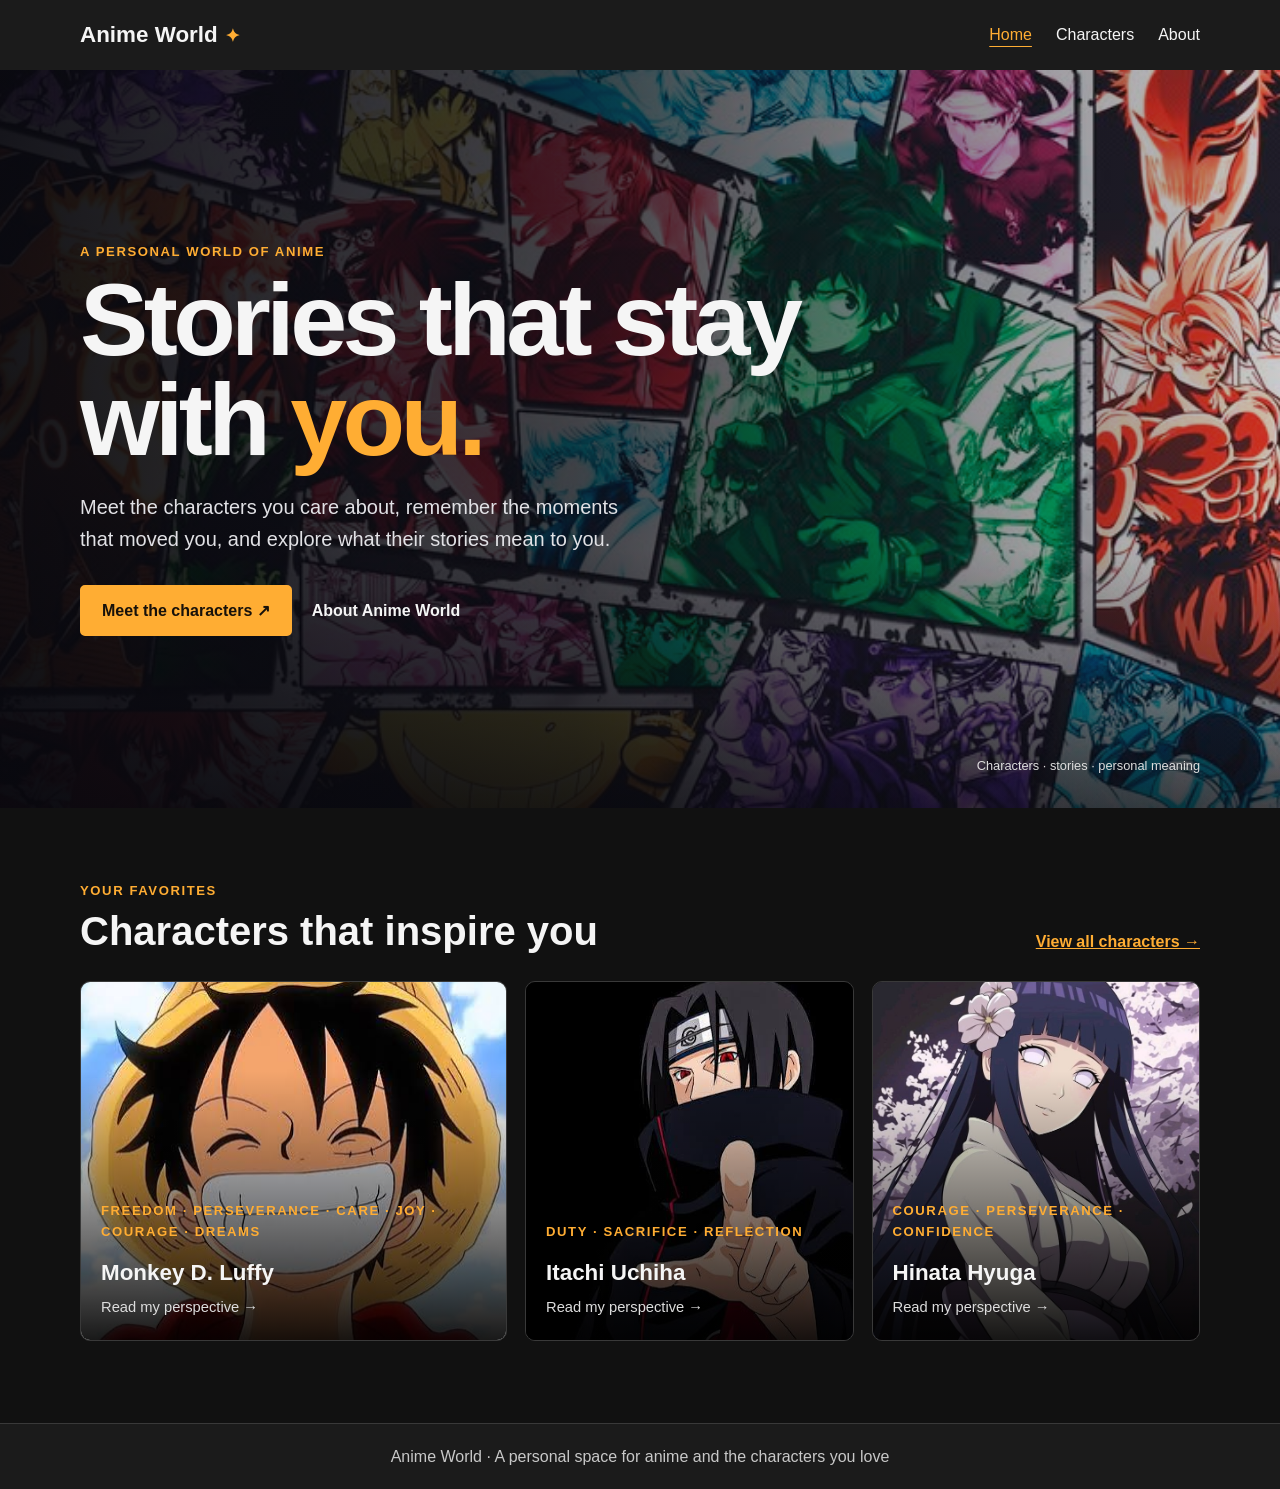
<file: index.html>
<!doctype html>
<html lang="en">
<head>
    <meta charset="utf-8">
    <meta name="viewport" content="width=device-width, initial-scale=1">
    <meta name="description" content="A personal anime world about characters, stories, and the ideas that stay with us.">
    <title>Anime World | Stories that stay with you</title>
    <link rel="stylesheet" href="style.css">
    <script src="js/characters.js" defer></script>
    <script src="js/app.js" defer></script>
</head>
<body>
    <a class="skip-link" href="#main-content">Skip to content</a>
    <header class="site-header">
        <a class="site-title" href="index.html">Anime World<span class="brand-mark" aria-hidden="true">✦</span></a>
        <nav class="site-nav" aria-label="Main navigation">
            <a href="index.html" aria-current="page">Home</a><a href="characters.html">Characters</a><a href="about.html">About</a>
        </nav>
    </header>
    <main id="main-content">
        <section class="cinematic-hero">
            <div class="hero-shade"></div>
            <div class="hero-content">
                <p class="eyebrow">A personal world of anime</p>
                <h1>Stories that stay<br>with <em>you.</em></h1>
                <p>Meet the characters you care about, remember the moments that moved you, and explore what their stories mean to you.</p>
                <div class="hero-actions"><a class="button-link" href="characters.html">Meet the characters <span aria-hidden="true">↗</span></a><a class="quiet-link" href="about.html">About Anime World</a></div>
            </div>
            <p class="hero-caption">Characters · stories · personal meaning</p>
        </section>
        <section class="home-section content-wrap" aria-labelledby="featured-title">
            <div class="section-heading"><div><p class="eyebrow">Your favorites</p><h2 id="featured-title">Characters that inspire you</h2></div><a class="text-link" href="characters.html">View all characters <span aria-hidden="true">→</span></a></div>
            <div class="featured-grid" data-featured-grid></div>
        </section>
    </main>
    <footer class="site-footer"><p>Anime World · A personal space for anime and the characters you love</p></footer>
</body>
</html>
</file>
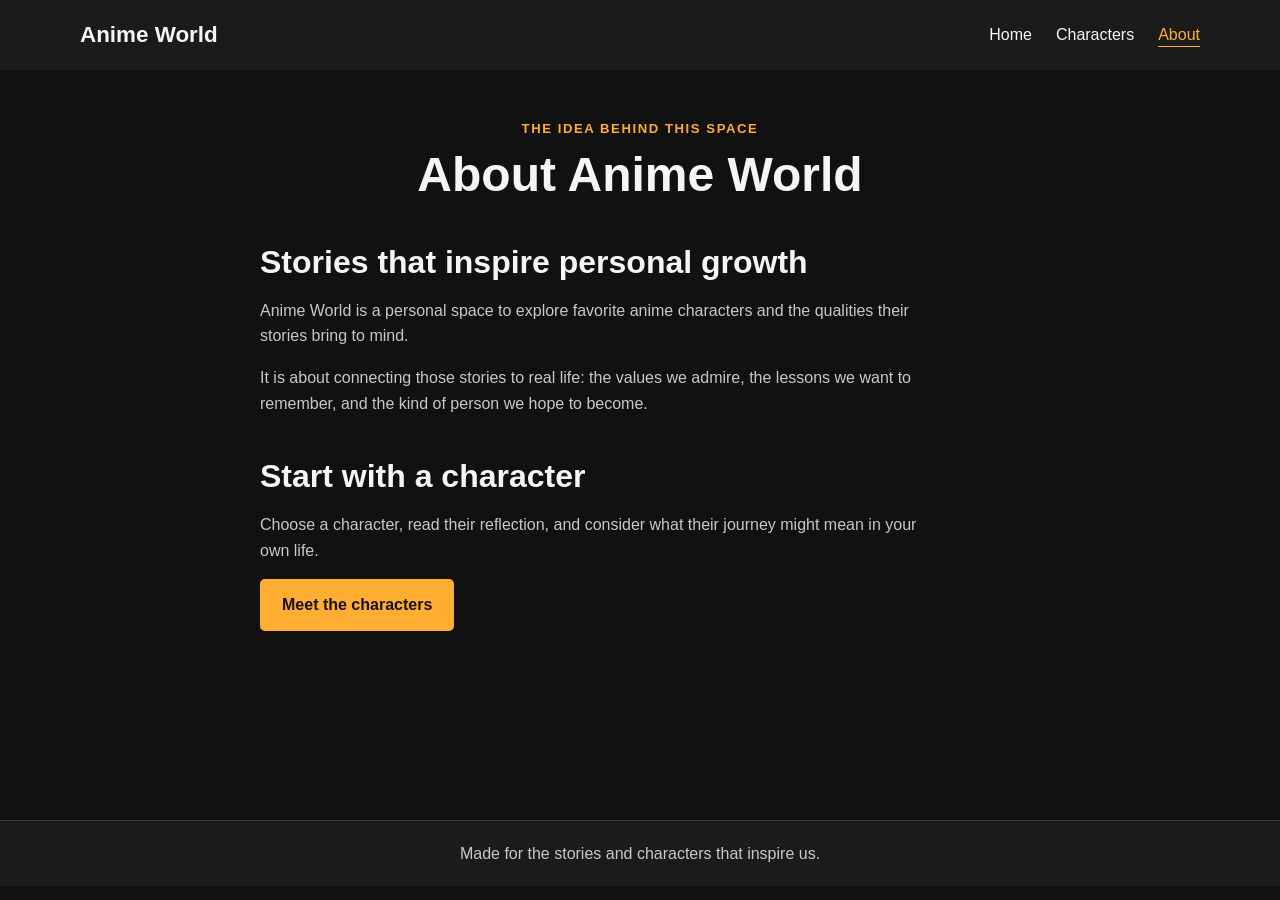
<file: about.html>
<!doctype html>
<html lang="en">
<head>
    <meta charset="utf-8">
    <meta name="viewport" content="width=device-width, initial-scale=1">
    <meta name="description" content="The purpose behind Anime World, a personal anime-inspired reflection project.">
    <title>About | Anime World</title>
    <link rel="stylesheet" href="style.css">
</head>
<body>
    <a class="skip-link" href="#main-content">Skip to content</a>
    <header class="site-header">
        <a class="site-title" href="index.html">Anime World</a>
        <nav class="site-nav" aria-label="Main navigation">
            <a href="index.html">Home</a><a href="characters.html">Characters</a><a href="about.html" aria-current="page">About</a>
        </nav>
    </header>
    <main id="main-content" class="content-wrap page-content narrow-content">
        <header class="page-heading"><p class="eyebrow">The idea behind this space</p><h1>About Anime World</h1></header>
        <section class="reflection-section">
            <h2>Stories that inspire personal growth</h2>
            <p>Anime World is a personal space to explore favorite anime characters and the qualities their stories bring to mind.</p>
            <p>It is about connecting those stories to real life: the values we admire, the lessons we want to remember, and the kind of person we hope to become.</p>
        </section>
        <section class="reflection-section">
            <h2>Start with a character</h2>
            <p>Choose a character, read their reflection, and consider what their journey might mean in your own life.</p>
            <a class="button-link" href="characters.html">Meet the characters</a>
        </section>
    </main>
    <footer class="site-footer"><p>Made for the stories and characters that inspire us.</p></footer>
</body>
</html>
</file>
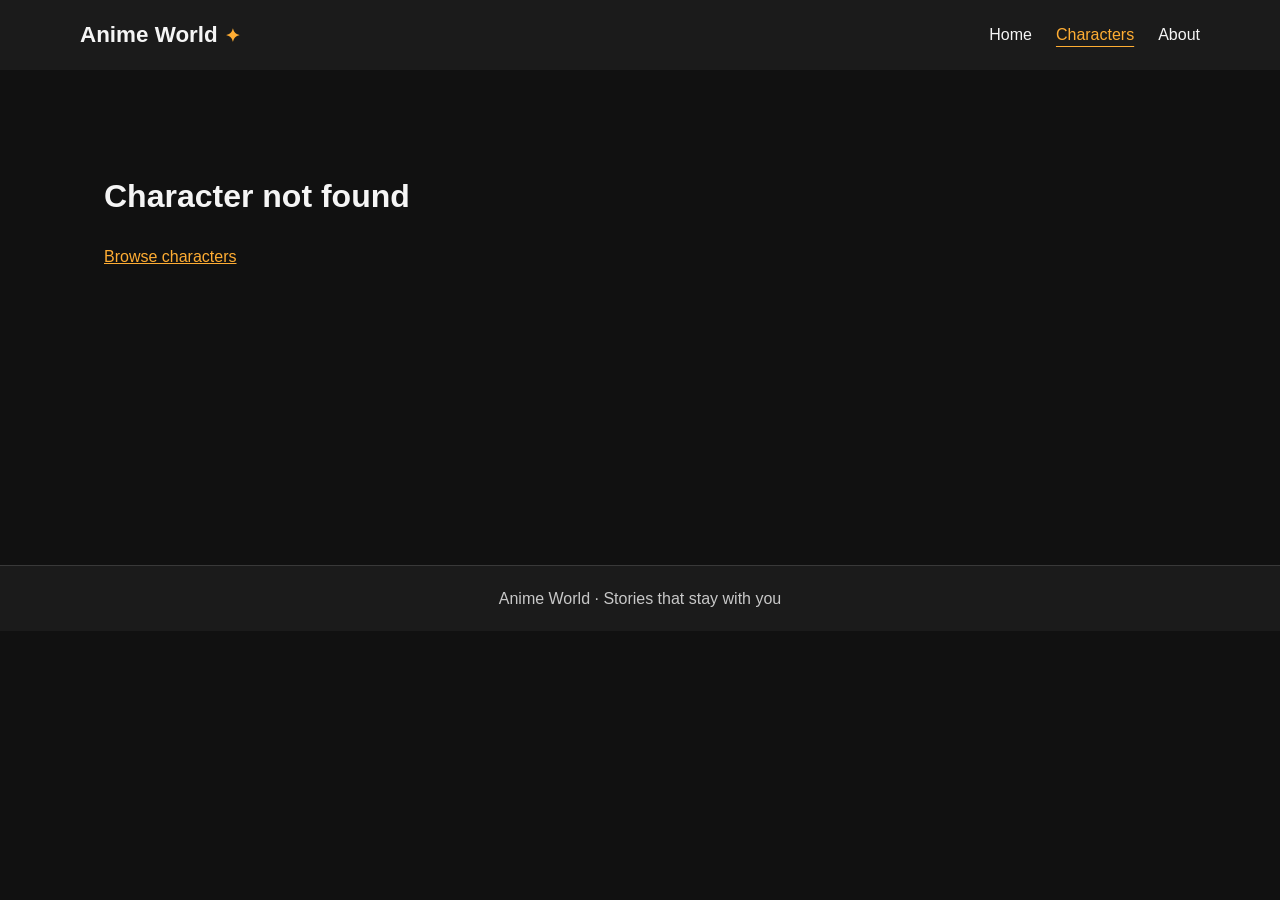
<file: character.html>
<!doctype html>
<html lang="en">
<head>
    <meta charset="utf-8">
    <meta name="viewport" content="width=device-width, initial-scale=1">
    <meta name="description" content="Explore a personal profile of an anime character and the stories that matter to you.">
    <title>Character | Anime World</title>
    <link rel="stylesheet" href="style.css">
    <script src="js/characters.js" defer></script>
    <script src="js/app.js" defer></script>
</head>
<body>
    <a class="skip-link" href="#main-content">Skip to content</a>
    <header class="site-header">
        <a class="site-title" href="index.html">Anime World<span class="brand-mark" aria-hidden="true">✦</span></a>
        <nav class="site-nav" aria-label="Main navigation"><a href="index.html">Home</a><a href="characters.html" aria-current="page">Characters</a><a href="about.html">About</a></nav>
    </header>
    <main id="main-content" data-character-detail>
        <noscript><div class="not-found"><h1>Character pages need JavaScript</h1><p>Enable JavaScript to view this character profile.</p><a href="characters.html">Browse the character collection</a></div></noscript>
    </main>
    <footer class="site-footer"><p>Anime World · Stories that stay with you</p></footer>
</body>
</html>
</file>
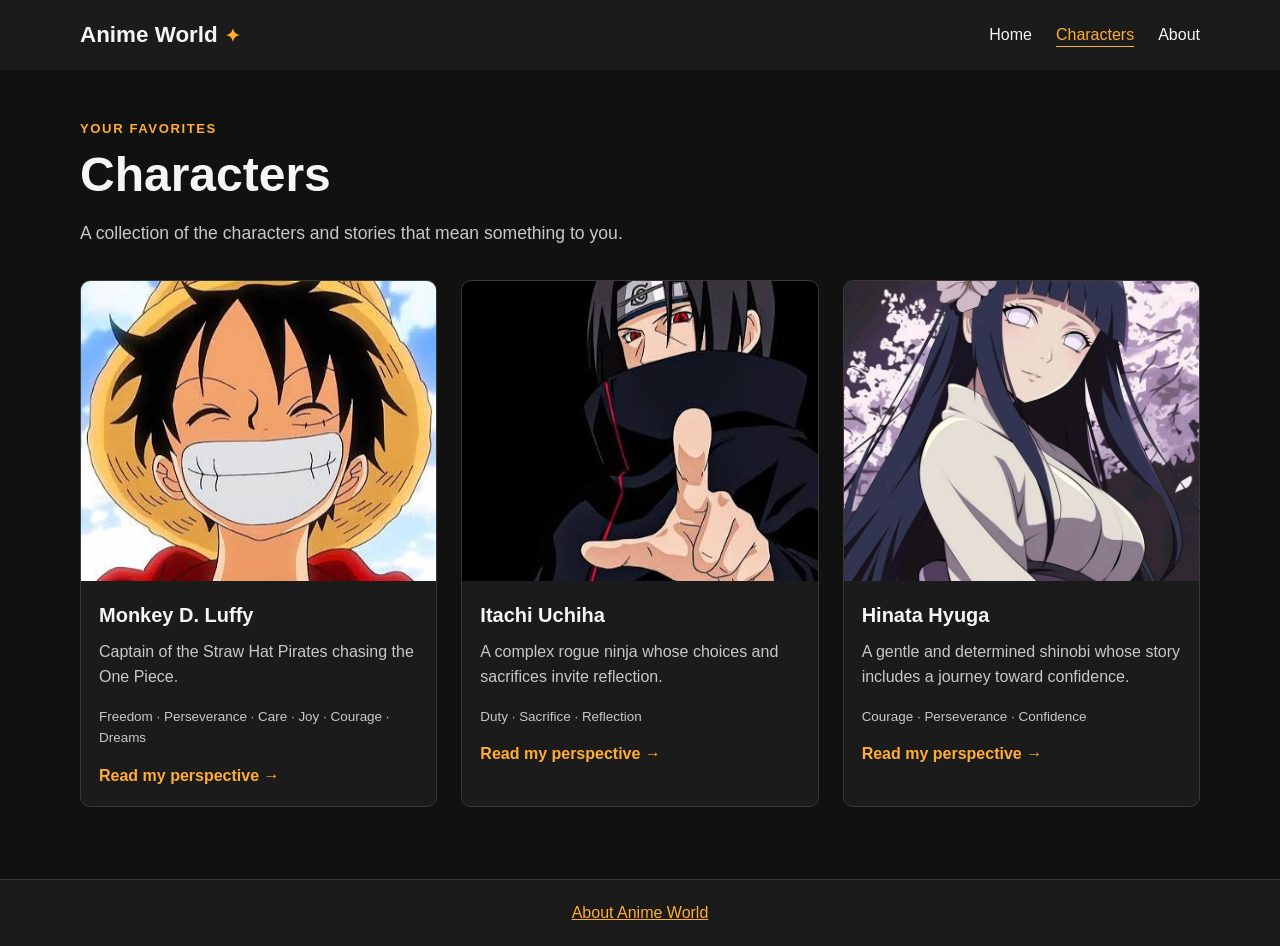
<file: characters.html>
<!doctype html>
<html lang="en">
<head>
    <meta charset="utf-8">
    <meta name="viewport" content="width=device-width, initial-scale=1">
    <meta name="description" content="Meet the anime characters whose stories matter to you.">
    <title>Characters | Anime World</title>
    <link rel="stylesheet" href="style.css">
    <script src="js/characters.js" defer></script>
    <script src="js/app.js" defer></script>
</head>
<body>
    <a class="skip-link" href="#main-content">Skip to content</a>
    <header class="site-header">
        <a class="site-title" href="index.html">Anime World<span class="brand-mark" aria-hidden="true">✦</span></a>
        <nav class="site-nav" aria-label="Main navigation"><a href="index.html">Home</a><a href="characters.html" aria-current="page">Characters</a><a href="about.html">About</a></nav>
    </header>
    <main id="main-content" class="content-wrap page-content">
        <header class="page-heading page-heading-left"><p class="eyebrow">Your favorites</p><h1>Characters</h1><p>A collection of the characters and stories that mean something to you.</p></header>
        <section class="character-grid" data-character-grid aria-label="Characters"></section>
        <noscript><p class="empty-state">Enable JavaScript to see the character cards.</p></noscript>
    </main>
    <footer class="site-footer"><p><a href="about.html">About Anime World</a></p></footer>
</body>
</html>
</file>
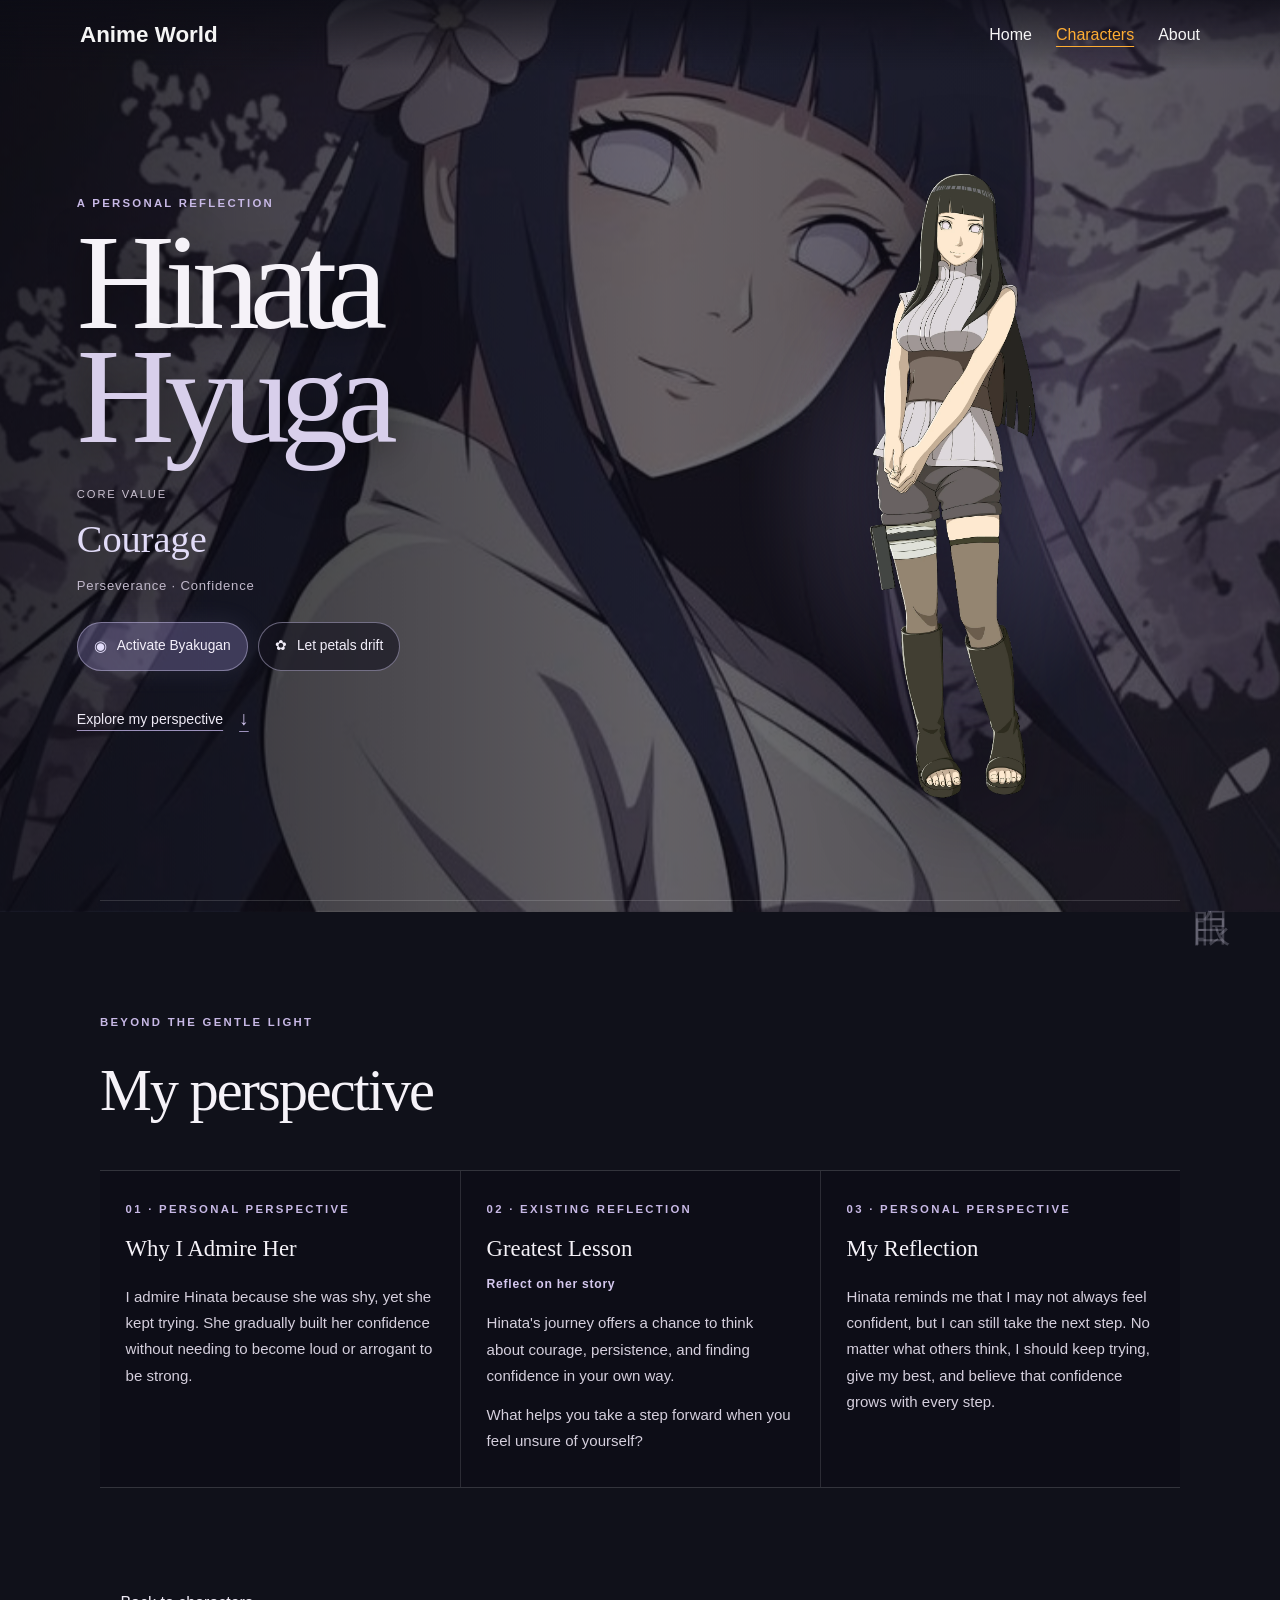
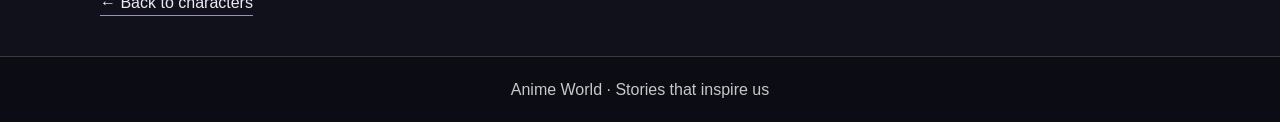
<file: hinata.html>
<!doctype html>
<html lang="en">
<head>
    <meta charset="utf-8">
    <meta name="viewport" content="width=device-width, initial-scale=1">
    <meta name="description" content="A personal reflection on Hinata Hyuga and the courage in her story.">
    <meta name="theme-color" content="#11121d">
    <title>Hinata Hyuga | Anime World</title>
    <link rel="stylesheet" href="style.css">
    <link rel="stylesheet" href="hinata.css">
    <script src="js/hinata.js" defer></script>
</head>
<body class="hinata-page">
    <audio data-byakugan-audio src="sounds/hinata.mp3" preload="none"></audio>
    <a class="skip-link" href="#main-content">Skip to content</a>
    <div class="hinata-backdrop" aria-hidden="true"></div>

    <header class="site-header hinata-header">
        <a class="site-title" href="index.html">Anime World</a>
        <nav class="site-nav" aria-label="Main navigation">
            <a href="index.html">Home</a>
            <a href="characters.html" aria-current="page">Characters</a>
            <a href="about.html">About</a>
        </nav>
    </header>

    <main id="main-content" class="hinata-main">
        <section class="hinata-hero" aria-labelledby="hinata-title">
            <div class="hinata-hero-copy">
                <p class="hinata-eyebrow">A personal reflection</p>
                <h1 id="hinata-title">Hinata<br><span>Hyuga</span></h1>
                <div class="hinata-value">
                    <span>Core Value</span>
                    <strong>Courage</strong>
                    <small>Perseverance · Confidence</small>
                </div>
                <div class="hinata-actions">
                    <button class="hinata-button hinata-button-primary" type="button" data-hinata-action="byakugan" aria-pressed="false">
                        <span class="button-eye" aria-hidden="true">◉</span> Activate Byakugan
                    </button>
                    <button class="hinata-button hinata-button-quiet" type="button" data-hinata-action="petals">
                        <span aria-hidden="true">✿</span> Let petals drift
                    </button>
                </div>
                <a class="hinata-scroll-link" href="#my-perspective">Explore my perspective <span aria-hidden="true">↓</span></a>
            </div>

            <figure class="hinata-portrait-wrap" data-hinata-portrait>
                <img class="hinata-portrait hinata-portrait-normal" src="image/hinatabody.webp" alt="" width="732" height="2439" aria-hidden="true" fetchpriority="high">
                <img class="hinata-portrait hinata-portrait-byakugan" src="image/hinatawoo.jpg" alt="" width="736" height="975" aria-hidden="true">
                <span class="hinata-eye-aura" aria-hidden="true"></span>
                <span class="hinata-portrait-light" aria-hidden="true"></span>
            </figure>
            <p class="hinata-mark" aria-hidden="true">白眼</p>
        </section>

        <section id="my-perspective" class="hinata-perspective" aria-labelledby="perspective-title">
            <div class="hinata-section-heading">
                <p class="hinata-eyebrow">Beyond the gentle light</p>
                <h2 id="perspective-title">My perspective</h2>
            </div>
            <div class="hinata-reflections">
                <article class="hinata-reflection">
                    <p class="hinata-eyebrow">01 · Personal perspective</p>
                    <h3>Why I Admire Her</h3>
                    <p>I admire Hinata because she was shy, yet she kept trying. She gradually built her confidence without needing to become loud or arrogant to be strong.</p>
                </article>
                <article class="hinata-reflection hinata-reflection-featured">
                    <p class="hinata-eyebrow">02 · Existing reflection</p>
                    <h3>Greatest Lesson</h3>
                    <h4>Reflect on her story</h4>
                    <p>Hinata's journey offers a chance to think about courage, persistence, and finding confidence in your own way.</p>
                    <p>What helps you take a step forward when you feel unsure of yourself?</p>
                </article>
                <article class="hinata-reflection">
                    <p class="hinata-eyebrow">03 · Personal perspective</p>
                    <h3>My Reflection</h3>
                    <p>Hinata reminds me that I may not always feel confident, but I can still take the next step. No matter what others think, I should keep trying, give my best, and believe that confidence grows with every step.</p>
                </article>
            </div>
        </section>
        <p class="hinata-back"><a href="characters.html">← Back to characters</a></p>
    </main>

    <footer class="site-footer hinata-footer"><p>Anime World · Stories that inspire us</p></footer>

    <div class="hinata-effects" aria-hidden="true">
        <div class="byakugan-aura"></div>
        <div class="byakugan-pulse"></div>
        <div class="petal-field">
            <span class="hinata-petal petal-one"></span><span class="hinata-petal petal-two"></span>
            <span class="hinata-petal petal-three"></span><span class="hinata-petal petal-four"></span>
            <span class="hinata-petal petal-five"></span><span class="hinata-petal petal-six"></span>
            <span class="hinata-petal petal-seven"></span>
        </div>
    </div>
    <p class="hinata-status" data-hinata-status role="status" aria-live="polite"></p>
</body>
</html>
</file>
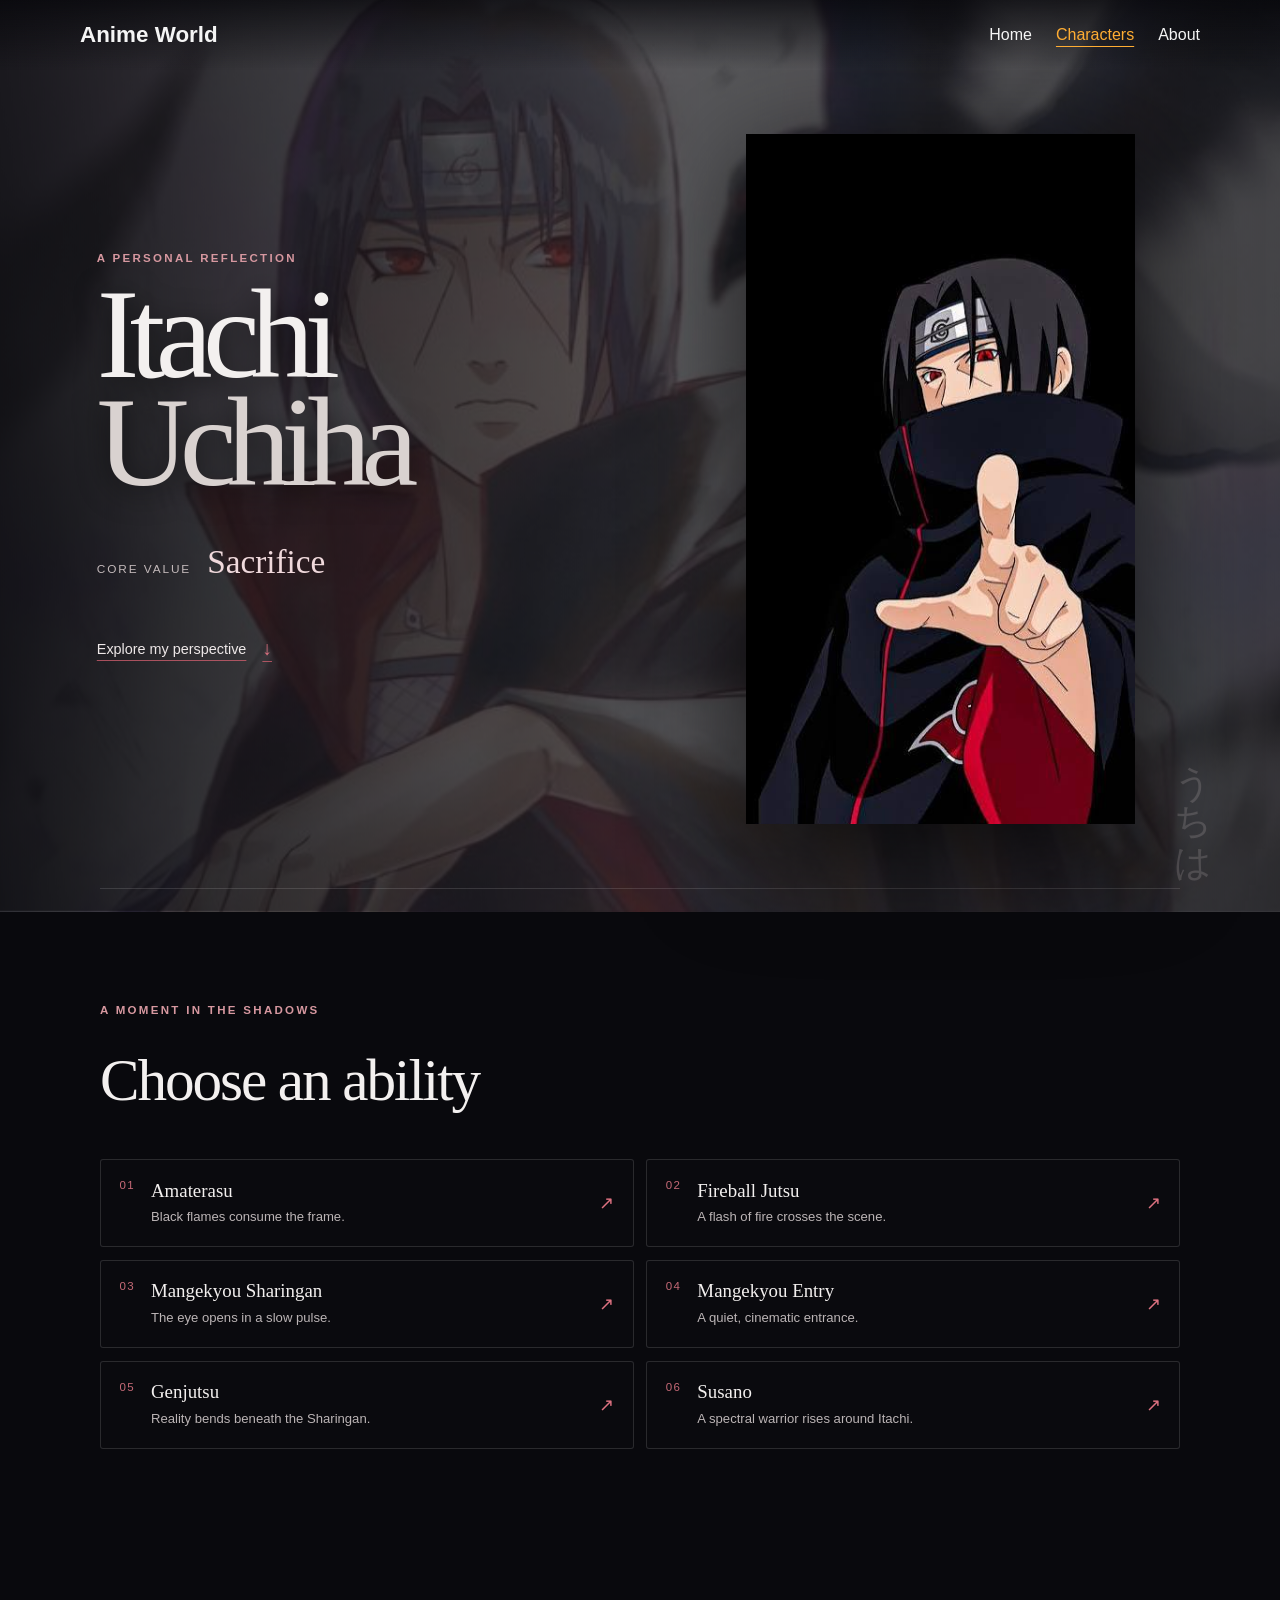
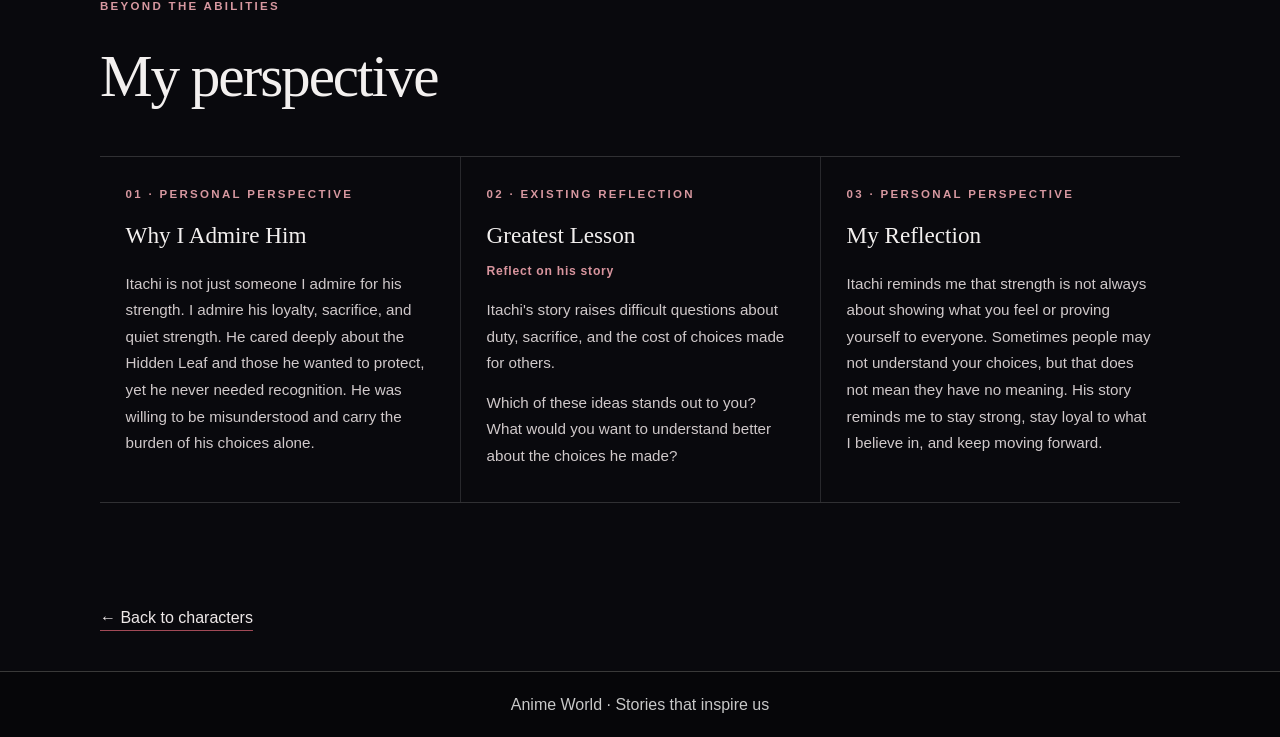
<file: itachi.html>
<!doctype html>
<html lang="en">
<head>
    <meta charset="utf-8">
    <meta name="viewport" content="width=device-width, initial-scale=1">
    <meta name="description" content="A personal reflection on Itachi Uchiha, his sacrifice, and the questions his story raises.">
    <meta name="theme-color" content="#09090d">
    <title>Itachi Uchiha | Anime World</title>
    <link rel="stylesheet" href="style.css">
    <link rel="stylesheet" href="itachi.css">
    <script src="js/itachi.js" defer></script>
</head>
<body class="itachi-page">
    <a class="skip-link" href="#main-content">Skip to content</a>
    <div class="itachi-backdrop" aria-hidden="true"></div>
    <div class="fireball-effect" data-fireball aria-hidden="true">
        <img src="image/itachifireball.gif" alt="" class="itachi-fireball-gif">
    </div>
    <div class="mangekyou-aura" data-mangekyou-aura aria-hidden="true"></div>
    <div class="new-ability-visual genjutsu-visual" data-genjutsu-visual aria-hidden="true"><img src="image/genjutsu.gif" alt=""></div>
    <div class="new-ability-visual susano-visual" data-susano-visual aria-hidden="true"><img src="image/susano.gif" alt=""></div>
    <audio data-background-audio src="sounds/itachi-background.mp3" preload="auto" loop></audio>
    <audio data-ability-audio preload="none"></audio>

    <header class="site-header itachi-header">
        <a class="site-title" href="index.html">Anime World</a>
        <nav class="site-nav" aria-label="Main navigation">
            <a href="index.html">Home</a>
            <a href="characters.html" aria-current="page">Characters</a>
            <a href="about.html">About</a>
        </nav>
    </header>

    <main id="main-content" class="itachi-main">
        <section class="itachi-hero" aria-labelledby="itachi-title">
            <div class="itachi-hero-copy">
                <p class="itachi-eyebrow">A personal reflection</p>
                <h1 id="itachi-title">Itachi<br><span>Uchiha</span></h1>
                <p class="itachi-core"><span>Core Value</span><strong>Sacrifice</strong></p>
                <a class="itachi-scroll-link" href="#my-perspective">Explore my perspective <span aria-hidden="true">↓</span></a>
            </div>
            <figure class="itachi-portrait-wrap" data-itachi-portrait>
                <img class="itachi-portrait" src="image/itachi.jpg" alt="Portrait of Itachi Uchiha" width="415" height="737" fetchpriority="high">
            </figure>
            <p class="itachi-mark" aria-hidden="true">うちは</p>
        </section>

        <section class="itachi-abilities" aria-labelledby="abilities-title">
            <div class="itachi-section-heading">
                <p class="itachi-eyebrow">A moment in the shadows</p>
                <h2 id="abilities-title">Choose an ability</h2>
            </div>
            <div class="itachi-ability-list">
                <button class="itachi-ability" type="button" data-ability="amaterasu">
                    <span class="ability-number">01</span><span class="ability-copy"><strong>Amaterasu</strong><small>Black flames consume the frame.</small></span><span class="ability-arrow" aria-hidden="true">↗</span>
                </button>
                <button class="itachi-ability" type="button" data-ability="fireball">
                    <span class="ability-number">02</span><span class="ability-copy"><strong>Fireball Jutsu</strong><small>A flash of fire crosses the scene.</small></span><span class="ability-arrow" aria-hidden="true">↗</span>
                </button>
                <button class="itachi-ability" type="button" data-ability="mangekyou" aria-pressed="false">
                    <span class="ability-number">03</span><span class="ability-copy"><strong>Mangekyou Sharingan</strong><small>The eye opens in a slow pulse.</small></span><span class="ability-arrow" aria-hidden="true">↗</span>
                </button>
                <button class="itachi-ability" type="button" data-ability="entry">
                    <span class="ability-number">04</span><span class="ability-copy"><strong>Mangekyou Entry</strong><small>A quiet, cinematic entrance.</small></span><span class="ability-arrow" aria-hidden="true">↗</span>
                </button>
                <button class="itachi-ability" type="button" data-ability="genjutsu">
                    <span class="ability-number">05</span><span class="ability-copy"><strong>Genjutsu</strong><small>Reality bends beneath the Sharingan.</small></span><span class="ability-arrow" aria-hidden="true">↗</span>
                </button>
                <button class="itachi-ability" type="button" data-ability="susano">
                    <span class="ability-number">06</span><span class="ability-copy"><strong>Susano</strong><small>A spectral warrior rises around Itachi.</small></span><span class="ability-arrow" aria-hidden="true">↗</span>
                </button>
            </div>
            <p class="itachi-effect-status" data-effect-status role="status" aria-live="polite"></p>
        </section>

        <section id="my-perspective" class="itachi-perspective" aria-label="My perspective on Itachi">
            <div class="itachi-section-heading">
                <p class="itachi-eyebrow">Beyond the abilities</p>
                <h2>My perspective</h2>
            </div>
            <div class="itachi-reflections">
                <article class="itachi-reflection">
                    <p class="itachi-eyebrow">01 · Personal perspective</p>
                    <h3>Why I Admire Him</h3>
                    <p>Itachi is not just someone I admire for his strength. I admire his loyalty, sacrifice, and quiet strength. He cared deeply about the Hidden Leaf and those he wanted to protect, yet he never needed recognition. He was willing to be misunderstood and carry the burden of his choices alone.</p>
                </article>
                <article class="itachi-reflection itachi-reflection-featured">
                    <p class="itachi-eyebrow">02 · Existing reflection</p>
                    <h3>Greatest Lesson</h3>
                    <h4>Reflect on his story</h4>
                    <p>Itachi's story raises difficult questions about duty, sacrifice, and the cost of choices made for others.</p>
                    <p>Which of these ideas stands out to you? What would you want to understand better about the choices he made?</p>
                </article>
                <article class="itachi-reflection">
                    <p class="itachi-eyebrow">03 · Personal perspective</p>
                    <h3>My Reflection</h3>
                    <p>Itachi reminds me that strength is not always about showing what you feel or proving yourself to everyone. Sometimes people may not understand your choices, but that does not mean they have no meaning. His story reminds me to stay strong, stay loyal to what I believe in, and keep moving forward.</p>
                </article>
            </div>
        </section>
        <p class="itachi-back"><a href="characters.html">← Back to characters</a></p>
    </main>

    <footer class="site-footer itachi-footer"><p>Anime World · Stories that inspire us</p></footer>

    <div class="itachi-effects" aria-hidden="true">
        <div class="itachi-vignette" data-vignette></div>
        <div class="amaterasu-effect" data-amaterasu>
            <span class="amaterasu-flame flame-one"></span><span class="amaterasu-flame flame-two"></span>
            <span class="amaterasu-flame flame-three"></span><span class="amaterasu-flame flame-four"></span>
            <span class="amaterasu-flame flame-five"></span><span class="amaterasu-flame flame-six"></span>
            <span class="amaterasu-embers"></span>
        </div>
        <svg class="sharingan-symbol" data-sharingan viewBox="0 0 220 220" role="img" aria-label="Stylized Mangekyou Sharingan">
            <circle class="sharingon-outer" cx="110" cy="110" r="101"></circle>
            <circle class="sharingon-ring" cx="110" cy="110" r="77"></circle>
            <circle class="sharingon-center" cx="110" cy="110" r="19"></circle>
            <g class="sharingon-tomoe">
                <path d="M110 45c18 12 19 29 0 41-19-12-18-29 0-41Z"></path>
                <path d="M110 45c18 12 19 29 0 41-19-12-18-29 0-41Z" transform="rotate(120 110 110)"></path>
                <path d="M110 45c18 12 19 29 0 41-19-12-18-29 0-41Z" transform="rotate(240 110 110)"></path>
            </g>
        </svg>
        <div class="entry-spotlight" data-entry-spotlight></div>
        <div class="itachi-screen-pulse" data-screen-pulse></div>
    </div>
</body>
</html>
</file>
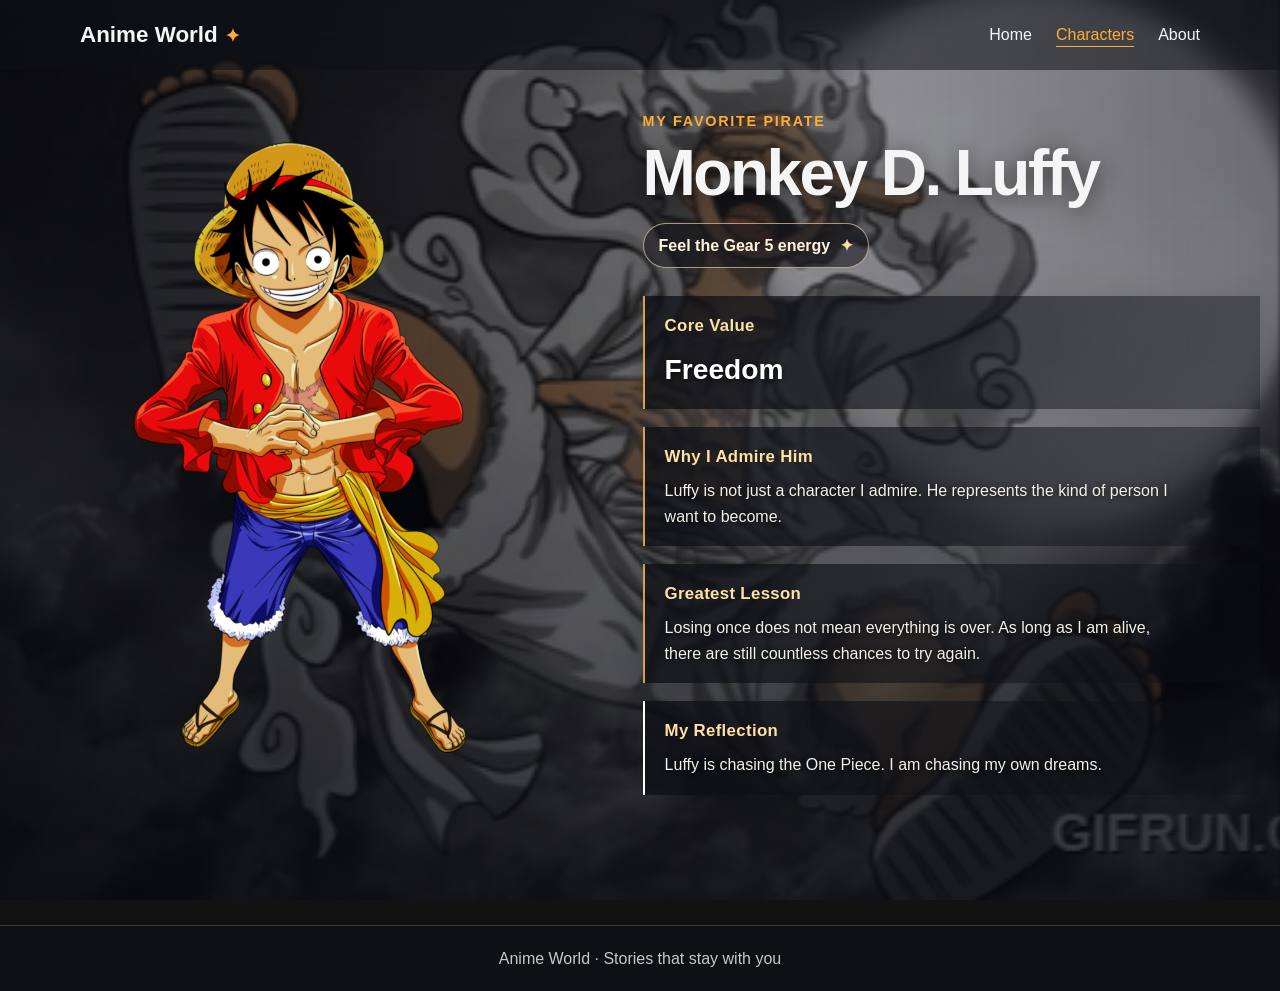
<file: luffy.html>
<!doctype html>
<html lang="en">
<head>
    <meta charset="utf-8">
    <meta name="viewport" content="width=device-width, initial-scale=1">
    <meta name="description" content="A personal reflection on Luffy, freedom, and the lessons I carry with me.">
    <meta name="theme-color" content="#111318">
    <title>Monkey D. Luffy | Anime World</title>
    <link rel="stylesheet" href="style.css">
    <link rel="stylesheet" href="luffy.css">
    <script src="js/luffy.js" defer></script>
</head>
<body class="luffy-page">
    <audio data-luffy-audio src="sounds/luffy.mp3" preload="auto"></audio>
    <audio data-luffy-laugh src="sounds/luffy-laugh.mp3" preload="auto"></audio>
    <audio data-punch-audio src="sounds/luffy-punch.mp3" preload="none"></audio>
    <img class="gear-backdrop" src="image/luffy_gear5.gif" alt="" aria-hidden="true" fetchpriority="high">
    <div class="gear-shade" aria-hidden="true"></div>
    <div class="gear-clouds" aria-hidden="true"></div>

    <a class="skip-link" href="#main-content">Skip to content</a>
    <header class="site-header luffy-header">
        <a class="site-title" href="index.html">Anime World<span class="brand-mark" aria-hidden="true">✦</span></a>
        <nav class="site-nav" aria-label="Main navigation">
            <a href="index.html">Home</a><a href="characters.html" aria-current="page">Characters</a><a href="about.html">About</a>
        </nav>
    </header>

    <main id="main-content" class="luffy-main">
        <section class="luffy-stage" data-arm-stage aria-label="Luffy Gear 5 scene">
            <img class="luffy-foreground" src="image/Luffy.png" alt="Monkey D. Luffy smiling with his hands together" width="670" height="1191" fetchpriority="high">
            <button class="arm-hotspot" type="button" data-arm-hotspot aria-label="Click to trigger Luffy's stretching punch.">
                <span class="sr-only">Luffy stretching punch</span>
            </button>
        </section>

        <div class="luffy-story">
            <header class="luffy-heading">
                <p class="eyebrow">My favorite pirate</p>
                <h1>Monkey D. Luffy</h1>
                <button class="gear-button" type="button" data-gear-trigger>Feel the Gear 5 energy <span aria-hidden="true">✦</span></button>
            </header>

            <section class="luffy-note core-value-note" aria-labelledby="core-value-title">
                <h2 id="core-value-title">Core Value</h2>
                <p class="core-value">Freedom</p>
            </section>
            <section class="luffy-note" aria-labelledby="admire-title">
                <h2 id="admire-title">Why I Admire Him</h2>
                <p>Luffy is not just a character I admire. He represents the kind of person I want to become.</p>
            </section>
            <section class="luffy-note" aria-labelledby="lesson-title">
                <h2 id="lesson-title">Greatest Lesson</h2>
                <p>Losing once does not mean everything is over. As long as I am alive, there are still countless chances to try again.</p>
            </section>
            <section class="luffy-note reflection-note" aria-labelledby="reflection-title">
                <h2 id="reflection-title">My Reflection</h2>
                <p>Luffy is chasing the One Piece. I am chasing my own dreams.</p>
            </section>
        </div>

        <svg class="arm-overlay" data-arm-overlay aria-hidden="true" focusable="false">
            <path class="arm-trail arm-trail-one" data-arm-trail></path>
            <path class="arm-trail arm-trail-two" data-arm-trail></path>
            <path class="arm-trail arm-trail-three" data-arm-trail></path>
            <path class="arm-outline" data-overlay-outline></path>
            <path class="arm-sleeve" data-overlay-sleeve></path>
            <path class="arm-skin" data-overlay-skin></path>
            <path class="arm-cuff-outline" data-overlay-cuff-outline></path>
            <path class="arm-cuff" data-overlay-cuff></path>
            <g class="arm-fist" data-overlay-fist>
                <path class="fist-outline" d="M-12 -18 Q-4 -26 8 -22 L31 -20 Q43 -18 50 -7 L56 1 Q52 8 45 7 Q44 18 34 17 Q28 24 18 18 Q10 22 2 13 L-12 8 Z"></path>
                <path class="fist-detail" d="M7 -11 Q15 -15 23 -12 M15 -3 Q25 -7 34 -3 M19 6 Q27 3 35 6"></path>
                <path class="fist-thumb" d="M-5 3 Q4 -4 12 2 L19 11 Q16 18 9 15 L-1 10 Z"></path>
            </g>
            <g class="impact-effect" data-impact-effect aria-hidden="true">
                <circle class="impact-ring" data-impact-ring r="8"></circle>
                <circle class="impact-spark" data-impact-spark r="4"></circle>
                <circle class="impact-spark" data-impact-spark r="3"></circle>
                <circle class="impact-spark" data-impact-spark r="3.5"></circle>
                <circle class="impact-spark" data-impact-spark r="2.5"></circle>
                <circle class="impact-spark" data-impact-spark r="3"></circle>
                <circle class="impact-spark" data-impact-spark r="2.5"></circle>
            </g>
        </svg>
    </main>

    <footer class="site-footer luffy-footer"><p>Anime World · Stories that stay with you</p></footer>
</body>
</html>
</file>
<file: style.css>
:root {
    color-scheme: dark;
    --page: #111;
    --surface: #1b1b1b;
    --text: #f5f5f5;
    --muted: #c8c8c8;
    --accent: #ffad33;
    --border: #393939;
    --content-width: 1120px;
}

* { box-sizing: border-box; }
html { scroll-behavior: smooth; }
body {
    min-width: 320px;
    margin: 0;
    background: var(--page);
    color: var(--text);
    font-family: Arial, Helvetica, sans-serif;
    line-height: 1.6;
}
img { display: block; max-width: 100%; }
a { color: var(--accent); }
a:hover { color: #ffd08a; }
a:focus-visible, button:focus-visible { outline: 3px solid #fff; outline-offset: 4px; }

.skip-link {
    position: absolute;
    z-index: 10;
    top: 8px;
    left: 8px;
    padding: 10px 14px;
    transform: translateY(-150%);
    background: #fff;
    color: #111;
}
.skip-link:focus { transform: translateY(0); }

.site-header {
    display: flex;
    align-items: center;
    justify-content: space-between;
    gap: 24px;
    padding: 16px max(24px, calc((100% - var(--content-width)) / 2));
    background: #1b1b1b;
}
.site-title { color: var(--text); font-size: 1.4rem; font-weight: 700; text-decoration: none; }
.brand-mark { margin-left: 7px; color: var(--accent); font-size: .8em; }
.site-nav { display: flex; flex-wrap: wrap; gap: 8px 24px; }
.site-nav a { padding: 6px 0; color: var(--text); text-decoration: none; }
.site-nav a:hover, .site-nav a[aria-current="page"] { color: var(--accent); }
.site-nav a[aria-current="page"] { text-decoration: underline; text-underline-offset: 6px; }

.content-wrap { width: min(var(--content-width), calc(100% - 48px)); margin-inline: auto; }
.page-content { min-height: calc(100vh - 150px); padding-block: 48px 72px; }
.narrow-content { max-width: 760px; }
.page-heading { max-width: 680px; margin: 0 auto 36px; text-align: center; }
.page-heading h1 { margin: 0 0 12px; font-size: clamp(2rem, 5vw, 3rem); line-height: 1.15; }
.page-heading > p:last-child { color: var(--muted); font-size: 1.1rem; }
.page-heading-left { max-width: none; margin: 0 0 32px; text-align: left; }
.eyebrow { margin: 0 0 8px; color: var(--accent); font-size: .82rem; font-weight: 700; letter-spacing: .12em; text-transform: uppercase; }
.button-link {
    display: inline-block;
    padding: 11px 20px;
    border: 2px solid var(--accent);
    border-radius: 5px;
    background: var(--accent);
    color: #17110a;
    font: inherit;
    font-weight: 700;
    text-decoration: none;
}
.button-link:hover { border-color: #ffd08a; background: #ffd08a; color: #17110a; }
.text-link { display: inline-block; margin-top: 8px; font-weight: 700; }
.empty-state { padding: 36px; border: 1px dashed var(--border); border-radius: 8px; color: var(--muted); text-align: center; }

.cinematic-hero {
    position: relative;
    display: flex;
    min-height: min(82vh, 780px);
    align-items: center;
    overflow: hidden;
    padding: 72px max(24px, calc((100% - var(--content-width)) / 2));
    background: url("backgrounds/anime-bg.jpg") center / cover no-repeat;
}
.hero-shade {
    position: absolute;
    inset: 0;
    background: linear-gradient(90deg, rgb(8 8 14 / 94%) 0%, rgb(8 8 14 / 76%) 45%, rgb(8 8 14 / 20%) 100%), linear-gradient(0deg, rgb(8 8 14 / 70%), transparent 35%);
}
.hero-content { position: relative; z-index: 1; max-width: 740px; }
.hero-content h1 { margin: 0 0 20px; font-size: clamp(3.1rem, 8vw, 6.5rem); line-height: .98; letter-spacing: -.045em; }
.hero-content h1 em { color: var(--accent); font-style: normal; }
.hero-content > p:not(.eyebrow) { max-width: 570px; margin: 0 0 30px; color: #e1e1e5; font-size: clamp(1.05rem, 2vw, 1.25rem); }
.hero-actions { display: flex; flex-wrap: wrap; align-items: center; gap: 20px; }
.quiet-link { color: var(--text); font-weight: 700; text-decoration: none; }
.quiet-link:hover { color: var(--accent); }
.hero-caption { position: absolute; right: max(24px, calc((100% - var(--content-width)) / 2)); bottom: 18px; z-index: 1; color: #ddd; font-size: .8rem; }

.home-section { padding-block: 72px 82px; }
.section-heading { display: flex; align-items: end; justify-content: space-between; gap: 20px; margin-bottom: 26px; }
.section-heading h2 { margin: 0; font-size: clamp(1.7rem, 4vw, 2.5rem); line-height: 1.2; }
.section-heading .eyebrow { margin-bottom: 6px; }
.featured-grid { display: grid; grid-template-columns: 1.3fr 1fr 1fr; gap: 18px; }
.featured-card {
    position: relative;
    display: block;
    min-height: 360px;
    overflow: hidden;
    border: 1px solid var(--border);
    border-radius: 10px;
    background: var(--surface);
    color: var(--text);
    text-decoration: none;
}
.featured-card img { position: absolute; inset: 0; width: 100%; height: 100%; object-fit: cover; transition: transform .35s ease; }
.featured-card:hover img { transform: scale(1.04); }
.featured-card::after { position: absolute; inset: 25% 0 0; background: linear-gradient(transparent, rgb(0 0 0 / 90%)); content: ""; }
.featured-overlay { position: absolute; right: 20px; bottom: 20px; left: 20px; z-index: 1; display: grid; gap: 5px; }
.featured-overlay h3 { margin: 0; font-size: 1.4rem; }
.featured-overlay > span:last-child { color: #ddd; font-size: .92rem; }
.featured-card:hover { border-color: var(--accent); color: var(--text); }

.character-grid { display: grid; grid-template-columns: repeat(auto-fit, minmax(min(100%, 250px), 1fr)); gap: 24px; }
.character-card {
    display: flex;
    overflow: hidden;
    flex-direction: column;
    border: 1px solid var(--border);
    border-radius: 10px;
    background: var(--surface);
    color: var(--text);
    text-decoration: none;
    transition: transform .2s ease, border-color .2s ease, box-shadow .2s ease;
}
.character-card:hover { transform: translateY(-4px); border-color: var(--accent); box-shadow: 0 12px 28px rgb(0 0 0 / 30%); color: var(--text); }
.character-card img { width: 100%; height: 300px; object-fit: cover; }
.card-copy { display: block; padding: 18px; }
.card-title { display: block; margin: 0 0 8px; font-size: 1.25rem; font-weight: 700; }
.card-description { display: block; margin: 0 0 16px; color: var(--muted); }
.value-list { display: block; margin-bottom: 14px; color: var(--muted); font-size: .84rem; }
.card-action { color: var(--accent); font-weight: 700; }

.character-hero {
    display: grid;
    min-height: 540px;
    grid-template-columns: minmax(0, 1fr) minmax(240px, .8fr);
    align-items: center;
    gap: 32px;
    padding: 48px max(24px, calc((100% - var(--content-width)) / 2));
}
.luffy-hero { background: linear-gradient(90deg, rgb(0 0 0 / 85%), rgb(0 0 0 / 45%)), url("backgrounds/anime-bg.jpg") center / cover no-repeat; }
.character-hero:not(.luffy-hero) { background: radial-gradient(ellipse at 75% 45%, #34291e 0%, #1a1a1d 48%, #111 100%); }
.character-hero-copy { position: relative; z-index: 1; max-width: 560px; }
.character-hero-copy h1 { margin: 0 0 14px; font-size: clamp(2.5rem, 5vw, 4rem); line-height: 1.1; }
.character-hero-image { justify-self: center; width: auto; max-height: 470px; object-fit: contain; }
.reflection-content { max-width: 900px; }
.reflection-section { margin-block: 40px; }
.reflection-section h2 { margin: 0 0 14px; font-size: clamp(1.5rem, 3vw, 2rem); line-height: 1.25; }
.reflection-section p { max-width: 75ch; color: var(--muted); }
.core-value-list { display: flex; flex-wrap: wrap; gap: 10px; margin: 0; padding: 0; list-style: none; }
.core-value-list li { padding: 7px 12px; border: 1px solid var(--border); border-radius: 5px; background: var(--surface); color: var(--text); }
.lesson-card { margin-top: 14px; padding: 22px; border: 1px solid var(--border); border-radius: 9px; background: var(--surface); }
.lesson-card h3 { margin: 0 0 10px; color: var(--accent); }
.lesson-card p:last-child { margin-bottom: 0; }
.personal-reflection { padding: 24px; border-radius: 9px; background: #171717; }
.back-link { margin-top: 40px; }
.not-found { max-width: var(--content-width); min-height: 55vh; margin: auto; padding: 80px 24px; }

.site-footer { padding: 20px 24px; border-top: 1px solid var(--border); background: var(--surface); color: var(--muted); text-align: center; }
.site-footer p { margin: 0; }
.site-footer a { color: var(--accent); }

@media (max-width: 760px) {
    .featured-grid { grid-template-columns: repeat(2, minmax(0, 1fr)); }
    .featured-card:first-child { grid-column: 1 / -1; min-height: 320px; }
}
@media (max-width: 640px) {
    .site-header { flex-direction: column; gap: 8px; padding: 14px 20px; }
    .site-nav { justify-content: center; gap: 8px 20px; }
    .content-wrap { width: min(100% - 36px, var(--content-width)); }
    .page-content { padding-block: 36px 52px; }
    .character-hero { min-height: auto; grid-template-columns: 1fr; gap: 12px; padding: 48px 24px 24px; text-align: center; }
    .character-hero-copy { margin-inline: auto; }
    .character-hero-image { max-height: 340px; }
    .reflection-section { margin-block: 32px; }
}
@media (max-width: 520px) {
    .cinematic-hero { min-height: 72vh; padding: 60px 24px 84px; background-position: 58% center; }
    .hero-shade { background: linear-gradient(90deg, rgb(8 8 14 / 88%), rgb(8 8 14 / 55%)), linear-gradient(0deg, rgb(8 8 14 / 75%), transparent 60%); }
    .hero-caption { right: 24px; bottom: 12px; left: 24px; }
    .home-section { padding-block: 50px 60px; }
    .section-heading { align-items: start; flex-direction: column; }
    .featured-grid { grid-template-columns: 1fr; }
    .featured-card, .featured-card:first-child { min-height: 300px; grid-column: auto; }
}
@media (prefers-reduced-motion: reduce) {
    *, *::before, *::after { scroll-behavior: auto !important; transition-duration: .01ms !important; }
}
</file>
<file: hinata.css>
/* Swap this URL for image/hinata-bg.gif whenever an animated background is added. */
.hinata-page {
    --hinata-background-image: url("image/hinata.jpg");
    --hinata-lavender: #c6baf4;
    --hinata-blue: #d9edff;
    --hinata-ink: #10111a;
    position: relative;
    min-height: 100vh;
    color: #f5f2f8;
    background: var(--hinata-ink);
    isolation: isolate;
}

.hinata-backdrop {
    position: fixed;
    z-index: -2;
    inset: 0;
    background-image: linear-gradient(90deg, rgb(10 10 20 / 86%), rgb(16 16 31 / 61%) 52%, rgb(18 17 30 / 72%)), var(--hinata-background-image);
    background-position: center, 53% 34%;
    background-size: cover;
    background-repeat: no-repeat;
    filter: saturate(.78);
    transform: scale(1.025);
    animation: hinata-atmosphere 28s ease-in-out infinite alternate;
}

.hinata-header { position: relative; z-index: 3; background: linear-gradient(180deg, rgb(12 12 21 / 73%), transparent); }
.hinata-main { position: relative; overflow: clip; }
.hinata-hero {
    position: relative;
    display: flex;
    align-items: center;
    justify-content: space-between;
    gap: clamp(1rem, 5vw, 5rem);
    width: min(1280px, 100%);
    min-height: min(840px, calc(100svh - 70px));
    margin: 0 auto;
    padding: clamp(2rem, 5vw, 5rem) clamp(1.25rem, 6vw, 5rem);
}

.hinata-hero-copy { position: relative; z-index: 2; width: min(53%, 580px); padding-bottom: 2rem; animation: copy-arrive 850ms ease-out both; }
.hinata-eyebrow { margin: 0 0 .85rem; color: #c8b9e6; font-size: .71rem; font-weight: 700; letter-spacing: .2em; text-transform: uppercase; }
.hinata-hero h1 { margin: 0; font-family: Georgia, "Times New Roman", serif; font-size: clamp(4.4rem, 10.6vw, 8.5rem); font-weight: 400; letter-spacing: -.075em; line-height: .84; text-shadow: 0 7px 36px rgb(0 0 0 / 55%); }
.hinata-hero h1 span { color: #d8cfeb; }
.hinata-value { display: grid; gap: .32rem; margin: 2rem 0 1.6rem; }
.hinata-value > span { color: #c9c0d0; font-size: .7rem; letter-spacing: .17em; text-transform: uppercase; }
.hinata-value strong { color: #e2dcf8; font-family: Georgia, "Times New Roman", serif; font-size: clamp(1.8rem, 3vw, 2.6rem); font-weight: 400; }
.hinata-value small { color: #c0b8ca; font-size: .82rem; letter-spacing: .06em; }
.hinata-actions { display: flex; flex-wrap: wrap; gap: .65rem; }
.hinata-button { display: inline-flex; align-items: center; justify-content: center; gap: .62rem; min-height: 48px; padding: .7rem 1rem; border: 1px solid rgb(220 213 250 / 42%); border-radius: 999px; color: #f4f0fb; font: inherit; font-size: .86rem; cursor: pointer; transition: background-color 180ms ease, border-color 180ms ease, transform 180ms ease, box-shadow 180ms ease; }
.hinata-button:hover { transform: translateY(-2px); border-color: #e1d8ff; }
.hinata-button:focus-visible { outline: 3px solid #fff; outline-offset: 3px; }
.hinata-button-primary { background: rgb(121 113 166 / 42%); box-shadow: 0 0 26px rgb(166 167 230 / 11%); }
.hinata-button-primary:hover, .hinata-button-primary[aria-pressed="true"] { background: rgb(143 168 209 / 56%); box-shadow: 0 0 32px rgb(188 220 255 / 28%); }
.hinata-button-quiet { background: rgb(23 22 34 / 66%); }
.button-eye { color: #e4defb; font-size: .95rem; }
.hinata-scroll-link, .hinata-back a { color: #eeeaf5; text-decoration-color: rgb(205 190 244 / 74%); text-underline-offset: .45em; }
.hinata-scroll-link { display: inline-flex; align-items: center; gap: 1rem; margin-top: 1.5rem; padding: .55rem 0; font-size: .88rem; }
.hinata-scroll-link span { color: #d4c7f1; font-size: 1.2rem; }

.hinata-portrait-wrap {
    position: relative;
    z-index: 1;
    isolation: isolate;
    flex: 0 1 min(48%, 510px);
    width: min(48%, 510px);
    aspect-ratio: 736 / 975;
    max-height: min(76svh, 760px);
    margin: 0;
    animation: portrait-arrive 1.2s cubic-bezier(.18,.7,.2,1) both;
}
.hinata-portrait {
    position: absolute;
    z-index: 1;
    inset: 0;
    display: block;
    width: 100%;
    height: 100%;
    object-fit: contain;
    filter: drop-shadow(0 20px 45px rgb(6 5 17 / 58%));
    transform: translate3d(var(--parallax-x, 0px), var(--parallax-y, 0px), 0);
    opacity: 0;
    transition: opacity 450ms ease, transform 320ms ease-out, filter 600ms ease;
}
.hinata-portrait-normal { opacity: 1; }
.hinata-page.is-byakugan .hinata-portrait { transition: none; }
.hinata-page.is-byakugan .hinata-portrait-normal { opacity: 0; }
.hinata-page.is-byakugan .hinata-portrait-byakugan { opacity: 1; }
.hinata-page .hinata-portrait-byakugan.is-viewport-overlay { position: fixed; z-index: 50; inset: 0; width: 100vw; height: 100vh; max-width: none; max-height: none; object-fit: cover; object-position: center; transform: none; }
.hinata-page .hinata-portrait-byakugan.is-viewport-pending { visibility: hidden; }
.hinata-page.is-sage-visual::after, .hinata-page.is-kurama-visual::after { position: fixed; z-index: 51; inset: 0; background: rgb(0 0 0 / 62%); content: ""; pointer-events: none; }
.hinata-portrait-wrap::before { position: absolute; z-index: -1; inset: 11% 7%; border-radius: 50%; background: radial-gradient(ellipse, rgb(197 184 244 / 26%), transparent 68%); content: ""; filter: blur(14px); }
.hinata-eye-aura { position: absolute; z-index: 3; inset: 0; opacity: 0; background: radial-gradient(ellipse 10% 3% at 39% 31%, rgb(240 250 255 / 88%), transparent 100%), radial-gradient(ellipse 10% 3% at 59% 31%, rgb(240 250 255 / 88%), transparent 100%); filter: blur(5px); pointer-events: none; transition: opacity 400ms ease; }
.hinata-portrait-light { position: absolute; z-index: 4; inset: 0; background: linear-gradient(130deg, transparent 35%, rgb(214 210 255 / 13%) 50%, transparent 64%); opacity: 0; pointer-events: none; }
.hinata-mark { position: absolute; right: clamp(1rem, 3vw, 3rem); bottom: 1.3rem; margin: 0; color: rgb(238 231 255 / 22%); font-family: serif; font-size: clamp(1.7rem, 3vw, 2.6rem); writing-mode: vertical-rl; }

.hinata-perspective { width: min(1080px, calc(100% - 2.5rem)); margin: 0 auto; padding: clamp(3.5rem, 9vw, 7rem) 0 clamp(3rem, 8vw, 7rem); border-top: 1px solid rgb(255 255 255 / 14%); }
.hinata-section-heading { margin-bottom: 2rem; }
.hinata-section-heading h2 { margin: 0; font-family: Georgia, "Times New Roman", serif; font-size: clamp(2rem, 5vw, 3.65rem); font-weight: 400; letter-spacing: -.035em; }
.hinata-reflections { display: grid; grid-template-columns: repeat(3, minmax(0, 1fr)); align-items: stretch; border-top: 1px solid rgb(255 255 255 / 15%); border-bottom: 1px solid rgb(255 255 255 / 15%); }
.hinata-reflection { min-width: 0; min-height: 0; padding: clamp(1.25rem, 2.5vw, 1.8rem) clamp(.9rem, 2vw, 1.8rem) clamp(1.35rem, 2.5vw, 2rem); overflow-wrap: anywhere; background: rgb(13 13 23 / 69%); }
.hinata-reflection + .hinata-reflection { border-left: 1px solid rgb(255 255 255 / 13%); }
.hinata-reflection h3 { margin: .2rem 0 1rem; font-family: Georgia, "Times New Roman", serif; font-size: 1.42rem; font-weight: 400; }
.hinata-reflection h4 { margin: -.55rem 0 1rem; color: #d5c8ee; font-size: .76rem; font-weight: 600; letter-spacing: .06em; }
.hinata-reflection p:not(.hinata-eyebrow) { margin: 0; color: #d5cfdd; font-size: .94rem; line-height: 1.75; }
.hinata-reflection p + p { margin-top: .8rem !important; }
.hinata-reflection .hinata-placeholder { color: #b7aec4 !important; font-size: .84rem !important; font-style: italic; }
.hinata-back { width: min(1080px, calc(100% - 2.5rem)); margin: 0 auto; padding-bottom: 2.5rem; }
.hinata-footer { position: relative; background: rgb(12 12 20 / 84%); }

.hinata-effects { position: fixed; z-index: 8; inset: 0; overflow: hidden; pointer-events: none; visibility: hidden; }
.byakugan-aura, .byakugan-pulse { position: absolute; inset: 0; opacity: 0; }
.byakugan-aura { background: radial-gradient(ellipse at 58% 40%, rgb(210 236 255 / 26%), transparent 49%), linear-gradient(115deg, rgb(200 220 255 / 10%), transparent 55%); transition: opacity 350ms ease; }
.byakugan-pulse { background: radial-gradient(ellipse at center, transparent 32%, rgb(226 243 255 / 36%) 100%); }
.petal-field { position: absolute; inset: 0; opacity: 0; }
.hinata-petal { position: absolute; top: 110%; left: var(--petal-left); width: var(--petal-size, 17px); height: calc(var(--petal-size, 17px) * 1.4); border-radius: 100% 0 100% 0; background: linear-gradient(145deg, rgb(255 239 250 / 96%), rgb(199 167 231 / 73%)); box-shadow: 0 0 13px rgb(243 219 255 / 43%); opacity: 0; transform: rotate(0deg); }
.petal-one { --petal-left: 4%; --petal-size: 14px; --petal-duration: 4.4s; --petal-delay: 0s; --petal-sway: 15vw; }
.petal-two { --petal-left: 18%; --petal-size: 19px; --petal-duration: 5s; --petal-delay: .18s; --petal-sway: -12vw; }
.petal-three { --petal-left: 36%; --petal-size: 12px; --petal-duration: 4.6s; --petal-delay: .35s; --petal-sway: 10vw; }
.petal-four { --petal-left: 54%; --petal-size: 17px; --petal-duration: 5.2s; --petal-delay: .12s; --petal-sway: -16vw; }
.petal-five { --petal-left: 69%; --petal-size: 13px; --petal-duration: 4.5s; --petal-delay: .28s; --petal-sway: 13vw; }
.petal-six { --petal-left: 82%; --petal-size: 20px; --petal-duration: 5.1s; --petal-delay: .06s; --petal-sway: -11vw; }
.petal-seven { --petal-left: 94%; --petal-size: 11px; --petal-duration: 4.7s; --petal-delay: .42s; --petal-sway: -14vw; }
.hinata-status { position: fixed; z-index: 9; right: 1rem; bottom: .5rem; max-width: min(80vw, 320px); margin: 0; color: #eee8fa; font-size: .8rem; text-align: right; pointer-events: none; }

.hinata-page.is-hinata-active .hinata-effects { visibility: visible; }
.hinata-page.is-byakugan .byakugan-aura { opacity: 1; }
.hinata-page.is-byakugan .byakugan-pulse { animation: byakugan-flash 2.6s ease-out both; }
.hinata-page.is-byakugan .hinata-eye-aura { opacity: 1; }
.hinata-page.is-byakugan .hinata-portrait-light { opacity: 1; animation: light-sweep 2.6s ease-in-out both; }
.hinata-page.is-petals .petal-field { opacity: 1; }
.hinata-page.is-petals .hinata-petal { animation: petal-drift var(--petal-duration) ease-in-out var(--petal-delay) both; }

@keyframes hinata-atmosphere { to { background-position: center, 58% 38%; transform: scale(1.07); } }
@keyframes portrait-arrive { from { opacity: 0; transform: translateY(22px); } to { opacity: 1; transform: translateY(0); } }
@keyframes copy-arrive { from { opacity: 0; transform: translateY(13px); } to { opacity: 1; transform: translateY(0); } }
@keyframes byakugan-flash { 0% { opacity: .5; } 28% { opacity: .12; } 58% { opacity: .26; } 100% { opacity: 0; } }
@keyframes light-sweep { 0%, 100% { opacity: 0; background-position: -100% 50%; } 25%, 70% { opacity: 1; } 65% { background-position: 100% 50%; } }
@keyframes petal-drift { 0% { opacity: 0; transform: translate3d(0, 0, 0) rotate(0deg); } 12% { opacity: .9; } 75% { opacity: .8; } 100% { top: -15%; opacity: 0; transform: translate3d(var(--petal-sway), -115vh, 0) rotate(510deg); } }

@media (max-width: 720px) {
    .hinata-hero { align-items: flex-end; min-height: min(820px, calc(100svh - 64px)); padding: 2rem 1.2rem 3rem; }
    .hinata-hero-copy { width: 100%; padding-bottom: .8rem; }
    .hinata-hero h1 { font-size: clamp(4.3rem, 17vw, 7rem); }
    .hinata-portrait-wrap { position: absolute; top: 2%; right: 0; bottom: 3%; width: min(86%, 490px); max-height: none; opacity: .79; }
    .hinata-portrait { object-position: center; }
    .hinata-hero-copy::before { position: absolute; z-index: -1; inset: -12% -1.2rem -8%; background: linear-gradient(90deg, rgb(14 14 24 / 55%), transparent 100%); content: ""; }
    .hinata-value, .hinata-actions, .hinata-scroll-link { position: relative; }
    .hinata-value { margin: 1.5rem 0 1.2rem; }
    .hinata-button { min-height: 50px; }
    .hinata-perspective { width: calc(100% - 2rem); }
    .hinata-reflections { grid-template-columns: 1fr; }
    .hinata-reflection { min-height: auto; padding: 1.4rem 1rem 1.6rem; }
    .hinata-reflection + .hinata-reflection { border-top: 1px solid rgb(255 255 255 / 13%); border-left: 0; }
    .hinata-mark { display: none; }
}

@media (max-width: 390px) {
    .hinata-hero { min-height: 740px; }
    .hinata-portrait-wrap { width: 96%; right: -8%; opacity: .68; }
    .hinata-hero h1 { font-size: 4.1rem; }
    .hinata-actions { align-items: flex-start; flex-direction: column; }
    .hinata-button { min-width: 205px; }
}

@media (prefers-reduced-motion: reduce) {
    .hinata-backdrop, .hinata-hero-copy, .hinata-portrait-wrap,
    .hinata-petal, .byakugan-pulse, .hinata-portrait-light {
        animation-duration: .01ms !important;
        animation-iteration-count: 1 !important;
        scroll-behavior: auto !important;
    }
    .hinata-button:hover { transform: none; }
    .hinata-portrait { transition: none; }
}
</file>
<file: itachi.css>
.itachi-page {
    --itachi-background-image: url("image/itachiback.jpg");
    --itachi-red: #b51f34;
    --itachi-ink: #09090d;
    position: relative;
    min-height: 100vh;
    color: #f3f0ef;
    background: var(--itachi-ink);
    isolation: isolate;
}

.itachi-page.is-entry {
    --itachi-background-image: url("image/itachimoon.gif");
}

.itachi-backdrop {
    position: fixed;
    z-index: -2;
    inset: 0;
    background-image: linear-gradient(90deg, rgb(8 8 12 / 92%) 0%, rgb(8 8 12 / 65%) 46%, rgb(8 8 12 / 75%) 100%), var(--itachi-background-image);
    background-position: center, 62% 28%;
    background-size: cover;
    background-repeat: no-repeat;
    transform: scale(1.025);
    animation: itachi-atmosphere 24s ease-in-out infinite alternate;
}

.itachi-page.is-entry .itachi-backdrop {
    background-image: linear-gradient(90deg, rgb(8 8 12 / 43%) 0%, rgb(8 8 12 / 24%) 46%, rgb(8 8 12 / 35%) 100%), var(--itachi-background-image);
    filter: brightness(1.35) contrast(1.08);
}

.itachi-page.is-entry .itachi-vignette { background: radial-gradient(ellipse at center, transparent 42%, rgb(0 0 0 / 38%) 100%); }
.itachi-page.is-entry .entry-spotlight { background: radial-gradient(ellipse at 68% 40%, rgb(187 28 49 / 22%), transparent 24%), linear-gradient(0deg, rgb(0 0 0 / 14%), transparent 44%, rgb(0 0 0 / 20%)); }

.itachi-header {
    position: relative;
    z-index: 3;
    background: linear-gradient(180deg, rgb(6 6 10 / 75%), transparent);
}

.itachi-main { position: relative; overflow: clip; }
.itachi-hero {
    position: relative;
    display: flex;
    align-items: center;
    justify-content: space-between;
    gap: clamp(1rem, 5vw, 5rem);
    min-height: min(790px, calc(100svh - 72px));
    max-width: 1240px;
    margin: 0 auto;
    padding: clamp(2rem, 5vw, 5rem) clamp(1.25rem, 6vw, 5rem);
}

.itachi-hero-copy { z-index: 1; width: min(52%, 580px); padding-bottom: 2rem; }
.itachi-eyebrow { margin: 0 0 .85rem; color: #d798a0; font-size: .72rem; font-weight: 700; letter-spacing: .2em; text-transform: uppercase; }
.itachi-hero h1 { margin: 0; font-family: Georgia, "Times New Roman", serif; font-size: clamp(4.5rem, 10vw, 8.5rem); font-weight: 500; letter-spacing: -.075em; line-height: .84; text-shadow: 0 5px 30px rgb(0 0 0 / 60%); }
.itachi-hero h1 span { color: #d9d2d0; }
.itachi-core { display: flex; align-items: baseline; gap: 1rem; margin: 2.4rem 0 2.2rem; }
.itachi-core span { color: #c3b9ba; font-size: .74rem; letter-spacing: .16em; text-transform: uppercase; }
.itachi-core strong { color: #f0d9dc; font-family: Georgia, "Times New Roman", serif; font-size: clamp(1.5rem, 2.6vw, 2.2rem); font-weight: 400; }
.itachi-scroll-link, .itachi-back a { color: #eee8e8; text-decoration-color: rgb(214 97 113 / 75%); text-underline-offset: .45em; }
.itachi-scroll-link { display: inline-flex; align-items: center; gap: 1rem; padding: .7rem 0; font-size: .9rem; }
.itachi-scroll-link span { color: #dc7180; font-size: 1.2rem; }

.itachi-portrait-wrap { align-self: stretch; display: flex; align-items: center; justify-content: center; width: min(47%, 510px); margin: 0; }
.itachi-portrait { display: block; width: min(100%, 410px); max-height: min(690px, 82svh); object-fit: contain; filter: drop-shadow(0 25px 55px rgb(0 0 0 / 68%)); }
.itachi-mark { position: absolute; right: clamp(1rem, 3vw, 3rem); bottom: 1.4rem; margin: 0; color: rgb(237 225 225 / 16%); font-family: serif; font-size: clamp(1.5rem, 3vw, 2.3rem); writing-mode: vertical-rl; }

.itachi-abilities, .itachi-perspective { width: min(1080px, calc(100% - 2.5rem)); margin: 0 auto; }
.itachi-abilities { padding: clamp(3.5rem, 9vw, 7rem) 0 clamp(4rem, 9vw, 8rem); border-top: 1px solid rgb(255 255 255 / 13%); }
.itachi-section-heading { margin-bottom: 2rem; }
.itachi-section-heading h2 { margin: 0; font-family: Georgia, "Times New Roman", serif; font-size: clamp(2rem, 5vw, 3.7rem); font-weight: 400; letter-spacing: -.035em; }
.itachi-ability-list { display: grid; grid-template-columns: repeat(2, minmax(0, 1fr)); gap: .8rem; }
.itachi-ability {
    display: flex;
    align-items: center;
    gap: 1rem;
    min-height: 88px;
    padding: 1rem 1.15rem;
    border: 1px solid rgb(255 255 255 / 13%);
    border-radius: 3px;
    background: rgb(11 11 16 / 74%);
    color: inherit;
    text-align: left;
    cursor: pointer;
    transition: background-color 180ms ease, border-color 180ms ease, transform 180ms ease;
}
.itachi-ability:hover { transform: translateY(-2px); border-color: rgb(202 89 105 / 75%); background: rgb(30 16 21 / 87%); }
.itachi-ability:focus-visible { outline: 3px solid #f1a1ac; outline-offset: 3px; }
.ability-number { align-self: flex-start; padding-top: .18rem; color: #c66a77; font-size: .72rem; letter-spacing: .12em; }
.ability-copy { display: grid; gap: .35rem; flex: 1; }
.ability-copy strong { font-family: Georgia, "Times New Roman", serif; font-size: 1.18rem; font-weight: 400; }
.ability-copy small { color: #bcb5b6; font-size: .82rem; line-height: 1.5; }
.ability-arrow { color: #dc7180; font-size: 1.15rem; }
.itachi-effect-status { min-height: 1.4em; margin: .9rem 0 0; color: #e0b8bd; font-size: .82rem; }

.itachi-perspective { padding: 0 0 clamp(3rem, 8vw, 7rem); }
.itachi-reflections { display: grid; grid-template-columns: repeat(3, minmax(0, 1fr)); align-items: stretch; border-top: 1px solid rgb(255 255 255 / 16%); border-bottom: 1px solid rgb(255 255 255 / 16%); }
.itachi-reflection { min-width: 0; min-height: 0; padding: clamp(1.25rem, 2.5vw, 1.8rem) clamp(.9rem, 2vw, 1.8rem) clamp(1.35rem, 2.5vw, 2rem); overflow-wrap: anywhere; background: rgb(10 10 15 / 65%); }
.itachi-reflection + .itachi-reflection { border-left: 1px solid rgb(255 255 255 / 13%); }
.itachi-reflection h3 { margin: .2rem 0 1rem; font-family: Georgia, "Times New Roman", serif; font-size: 1.45rem; font-weight: 400; }
.itachi-reflection h4 { margin: -.55rem 0 1rem; color: #d9959e; font-size: .76rem; font-weight: 600; letter-spacing: .06em; }
.itachi-reflection p:not(.itachi-eyebrow) { margin: 0; color: #d0c9ca; font-size: .95rem; line-height: 1.75; }
.itachi-reflection p + p { margin-top: .8rem !important; }
.itachi-reflection .itachi-unwritten { color: #aaa1a2 !important; font-size: .85rem !important; font-style: italic; }
.itachi-back { width: min(1080px, calc(100% - 2.5rem)); margin: 0 auto; padding-bottom: 2.5rem; }
.itachi-footer { position: relative; background: rgb(6 6 10 / 78%); }

.itachi-effects { position: fixed; z-index: 8; inset: 0; overflow: hidden; pointer-events: none; visibility: hidden; }
.itachi-vignette, .entry-spotlight, .itachi-screen-pulse { position: absolute; inset: 0; opacity: 0; }
.itachi-vignette { background: radial-gradient(ellipse at center, transparent 22%, rgb(0 0 0 / 84%) 100%); transition: opacity 250ms; }
.amaterasu-effect { position: absolute; inset: 0; overflow: hidden; opacity: 0; background-position: center; background-repeat: no-repeat; background-size: cover; transition: opacity 250ms; }
.amaterasu-flame { position: absolute; bottom: -28%; width: 19vw; min-width: 110px; height: 77vh; transform-origin: bottom center; background: linear-gradient(0deg, #040407 0%, #08080d 62%, #21080e 100%); clip-path: polygon(50% 100%, 5% 79%, 26% 78%, 10% 59%, 34% 66%, 25% 37%, 46% 56%, 54% 0, 66% 50%, 88% 24%, 76% 65%, 100% 55%, 76% 82%, 97% 89%); filter: drop-shadow(0 0 18px rgb(170 8 32 / 60%)); animation: flame-rise 2.1s cubic-bezier(.2,.8,.25,1) both; }
.flame-one { left: -3%; animation-delay: 0s; }.flame-two { left: 13%; height: 67vh; animation-delay: .08s; }.flame-three { left: 31%; height: 81vh; animation-delay: .02s; }.flame-four { right: 27%; height: 70vh; animation-delay: .1s; }.flame-five { right: 10%; height: 85vh; animation-delay: .04s; }.flame-six { right: -4%; height: 68vh; animation-delay: .14s; }
.amaterasu-embers { position: absolute; inset: 0; opacity: .7; background-image: radial-gradient(circle, #d63b43 0 1px, transparent 2px), radial-gradient(circle, #9e202c 0 1px, transparent 2px); background-position: 7% 79%, 88% 82%; background-size: 117px 143px, 163px 191px; animation: ember-drift 1.8s ease-out both; }
.fireball-effect { position: fixed; z-index: -1; top: 0; left: 0; width: 100vw; height: 100vh; height: 100dvh; opacity: 0; visibility: hidden; overflow: hidden; pointer-events: none; }
.itachi-fireball-gif { display: block; width: 100%; height: 100%; object-fit: cover; object-position: center; filter: brightness(.9); }
.sharingan-symbol { position: absolute; top: 50%; left: 50%; width: min(70vw, 540px); height: auto; overflow: visible; fill: none; transform: translate(-50%, -50%) scale(.78) rotate(-22deg); opacity: 0; }
.sharingon-outer { stroke: #c41f37; stroke-width: 3; filter: drop-shadow(0 0 15px rgb(226 26 54 / 75%)); }
.sharingon-ring { stroke: rgb(218 45 63 / 76%); stroke-width: 2; }
.sharingon-center { fill: #d83247; stroke: #f1a3aa; stroke-width: 2; }
.sharingon-tomoe { fill: #d83247; stroke: #f1a3aa; stroke-width: 1.4; }
.mangekyou-aura { position: fixed; z-index: -1; inset: 0; background-image: linear-gradient(rgb(4 6 14 / 18%), rgb(4 6 14 / 18%)), url("image/itachieye.gif"); background-position: center; background-repeat: no-repeat; background-size: 100% 100%, cover; opacity: 0; visibility: hidden; filter: brightness(.62) saturate(.82) contrast(.94); pointer-events: none; transition: opacity 650ms ease, visibility 0s linear 650ms; }
.new-ability-visual { position: fixed; z-index: -1; inset: 0; overflow: hidden; visibility: hidden; opacity: 0; pointer-events: none; }
.new-ability-visual img { display: block; width: 100%; height: 100%; object-fit: cover; }
.genjutsu-visual { background: radial-gradient(ellipse at 50% 50%, rgb(82 0 18 / 8%), rgb(7 0 14 / 72%)); }
.genjutsu-visual span { position: absolute; top: 50%; left: 50%; width: min(110vw, 110vh); aspect-ratio: 1; border: 1px solid rgb(212 26 58 / 54%); border-radius: 50%; box-shadow: 0 0 50px rgb(137 4 38 / 32%), inset 0 0 50px rgb(137 4 38 / 24%); transform: translate(-50%, -50%) scale(.05); }
.genjutsu-visual span:nth-child(2) { width: min(75vw, 75vh); border-color: rgb(225 178 183 / 44%); }
.genjutsu-visual span:nth-child(3) { width: min(42vw, 42vh); border-style: dashed; border-color: rgb(212 26 58 / 72%); }
.susano-visual { background: radial-gradient(ellipse at 52% 74%, rgb(255 111 24 / 34%), transparent 25%), radial-gradient(ellipse at 50% 55%, rgb(112 25 13 / 34%), rgb(4 3 8 / 52%) 60%, transparent 100%); }
.susano-halo { position: absolute; top: 50%; left: 50%; width: min(84vw, 90vh); height: min(100vw, 100vh); border: 3px solid rgb(255 142 50 / 48%); border-radius: 48% 48% 42% 42%; box-shadow: 0 0 32px #f36b255c, inset 0 0 56px #ff8a2738; transform: translate(-50%, -43%); }
.susano-ribs { position: absolute; left: 50%; bottom: -25%; width: min(78vw, 760px); height: 105vh; border: 22px double rgb(255 142 50 / 48%); border-radius: 50% 50% 12% 12% / 32% 32% 12% 12%; box-shadow: 0 0 50px #f36b255c, inset 0 0 50px #ff8a2738; transform: translateX(-50%); clip-path: polygon(0 0,100% 0,100% 100%,0 100%); }
.susano-core { position: absolute; top: 28%; left: 50%; width: min(16vw, 190px); aspect-ratio: .72; border-radius: 48% 48% 30% 30%; background: linear-gradient(180deg, #ffd28a, #e8521f 48%, #641b21); box-shadow: 0 0 38px #ff8a66, 0 0 100px #fb531e88; transform: translateX(-50%); clip-path: polygon(50% 0,72% 19%,100% 38%,76% 48%,91% 100%,9% 100%,24% 48%,0 38%,28% 19%); }
.entry-spotlight { background: radial-gradient(ellipse at 68% 40%, rgb(187 28 49 / 25%), transparent 24%), linear-gradient(0deg, rgb(0 0 0 / 32%), transparent 44%, rgb(0 0 0 / 45%)); }
.itachi-screen-pulse { background: radial-gradient(ellipse at center, transparent 35%, rgb(170 12 30 / 48%) 100%); }

.itachi-page.is-effect-active .itachi-effects { visibility: visible; }
.itachi-page.is-amaterasu .amaterasu-effect { opacity: 1; background-image: url("image/itachiblackflames.gif"); filter: brightness(1.4) contrast(1.12); }
.itachi-page.is-amaterasu .amaterasu-flame, .itachi-page.is-amaterasu .amaterasu-embers { display: none; }
.itachi-page.is-amaterasu .itachi-screen-pulse { opacity: 1; animation: screen-pulse 2.8s ease-out both; }
.itachi-page.is-fireball .fireball-effect { visibility: visible; }
.itachi-page.is-fireball.is-effect-ready .fireball-effect { animation: fireball-cross 5.52s cubic-bezier(.2,.7,.15,1) both; }
.itachi-page.is-mangekyou .mangekyou-aura { opacity: .48; visibility: visible; transition: none; animation: mangekyou-once 3s ease-out both; }
.itachi-page.is-mangekyou .sharingan-symbol { display: none; }
.itachi-page.is-genjutsu .genjutsu-visual, .itachi-page.is-susano .susano-visual { visibility: visible; opacity: 1; }
.itachi-page.is-genjutsu .genjutsu-visual { animation: genjutsu-arrive 5.4s ease-out both; }
.itachi-page.is-susano .susano-visual { animation: susano-arrive 5.4s ease-out both; }
.itachi-page.is-entry .itachi-vignette { opacity: 1; animation: vignette-in 3.1s ease-in-out both; }
.itachi-page.is-entry .entry-spotlight { opacity: 1; animation: spotlight-in 3.1s ease-in-out both; }
.itachi-page.is-entry .sharingan-symbol { top: 39%; left: 66%; width: clamp(68px, 11vw, 128px); animation: entry-eye 3.1s ease-in-out both; }
.itachi-page.is-entry [data-itachi-portrait] { animation: portrait-arrive 3.1s ease-out both; }
.itachi-page.is-effect-active .itachi-main { animation: subtle-shake 350ms ease-in-out 2; }

@keyframes itachi-atmosphere { to { background-position: center, 58% 32%; transform: scale(1.065); } }
@keyframes flame-rise { 0% { transform: scaleY(.05) translateY(20%); opacity: 0; } 34% { opacity: 1; } 100% { transform: scaleY(1) translateY(0); opacity: 1; } }
@keyframes ember-drift { 0% { opacity: 0; transform: translateY(5%); } 30% { opacity: .75; } 100% { opacity: .25; transform: translateY(-3%); } }
@keyframes screen-pulse { 0% { opacity: .75; } 28% { opacity: .12; } 60% { opacity: .48; } 100% { opacity: 0; } }
@keyframes mangekyou-once { 0% { opacity: 0; } 15%, 78% { opacity: .48; } 100% { opacity: 0; } }
@keyframes fireball-cross { 0% { opacity: 0; } 14% { opacity: .9; } 78% { opacity: .88; } 100% { opacity: 0; } }
@keyframes sharingan-reveal { 0% { opacity: 0; transform: translate(-50%, -50%) scale(.45) rotate(-22deg); } 23% { opacity: .92; transform: translate(-50%, -50%) scale(1) rotate(0); } 72% { opacity: .86; transform: translate(-50%, -50%) scale(1.04) rotate(5deg); } 100% { opacity: 0; transform: translate(-50%, -50%) scale(1.12) rotate(9deg); } }
@keyframes vignette-in { 0%, 100% { opacity: 0; } 22%, 77% { opacity: 1; } }
@keyframes spotlight-in { 0%, 100% { opacity: 0; } 23%, 75% { opacity: 1; } }
@keyframes entry-eye { 0%, 100% { opacity: 0; transform: translate(-50%, -50%) scale(.4) rotate(-30deg); } 32%, 70% { opacity: .93; transform: translate(-50%, -50%) scale(1) rotate(0); } }
@keyframes portrait-arrive { 0%, 100% { filter: drop-shadow(0 25px 55px rgb(0 0 0 / 68%)); } 30% { filter: drop-shadow(0 0 40px rgb(211 35 61 / 64%)); } }
@keyframes subtle-shake { 0%, 100% { transform: translateX(0); } 30% { transform: translateX(-2px); } 70% { transform: translateX(2px); } }
@keyframes genjutsu-wave { 0% { opacity: 0; transform: translate(-50%, -50%) scale(.05) rotate(0); } 20% { opacity: 1; } 100% { opacity: 0; transform: translate(-50%, -50%) scale(1.35) rotate(90deg); } }
@keyframes genjutsu-arrive { 0%, 100% { opacity: 0; } 14%, 84% { opacity: 1; } }
@keyframes susano-arrive { 0%, 100% { opacity: 0; } 18%, 80% { opacity: 1; } }
@keyframes susano-core { 0%, 100% { opacity: 0; transform: translateX(-50%) scale(.2); } 25%, 78% { opacity: 1; transform: translateX(-50%) scale(1); } }

@media (max-width: 700px) {
    .itachi-hero { align-items: flex-end; min-height: 690px; min-height: min(760px, calc(100svh - 62px)); padding: 2rem 1.25rem 3.8rem; }
    .itachi-hero-copy { width: 100%; padding: 0 0 1rem; }
    .itachi-hero h1 { font-size: clamp(4.2rem, 17vw, 7rem); }
    .itachi-portrait-wrap { position: absolute; inset: 0 0 0 auto; width: 78%; opacity: .76; mask-image: linear-gradient(90deg, transparent 0%, #000 39%, #000 100%); }
    .itachi-portrait { width: 100%; max-height: 88%; object-position: center; }
    .itachi-core, .itachi-scroll-link { position: relative; z-index: 1; }
    .itachi-core { margin: 1.7rem 0 1rem; }
    .itachi-abilities, .itachi-perspective { width: calc(100% - 2rem); }
    .itachi-ability-list { grid-template-columns: 1fr; gap: .65rem; }
    .itachi-ability { min-height: 76px; padding: .9rem; }
    .itachi-reflections { grid-template-columns: 1fr; }
    .itachi-reflection { min-height: auto; padding: 1.4rem 1rem 1.6rem; }
    .itachi-reflection + .itachi-reflection { border-top: 1px solid rgb(255 255 255 / 13%); border-left: 0; }
    .itachi-mark { display: none; }
}

@media (max-width: 390px) {
    .itachi-hero { min-height: 650px; }
    .itachi-portrait-wrap { width: 88%; opacity: .64; }
    .itachi-hero h1 { font-size: 4rem; }
    .ability-copy strong { font-size: 1.05rem; }
}

@media (prefers-reduced-motion: reduce) {
    .itachi-backdrop, .itachi-ability, .amaterasu-flame, .amaterasu-embers,
    .itachi-screen-pulse, .fireball-effect, .mangekyou-aura, .sharingan-symbol,
    .itachi-vignette, .entry-spotlight, .itachi-portrait-wrap, .itachi-main, .new-ability-visual {
        animation-duration: .01ms !important;
        animation-iteration-count: 1 !important;
        scroll-behavior: auto !important;
    }
    .mangekyou-aura { transition-duration: .01ms !important; }
    .itachi-ability:hover { transform: none; }
}
</file>
<file: luffy.css>
body.luffy-page {
    min-height: 100vh;
    overflow-x: hidden;
    background: transparent;
    isolation: isolate;
}
.gear-backdrop, .gear-shade, .gear-clouds {
    position: fixed;
    inset: 0;
    width: 100%;
    height: 100%;
    pointer-events: none;
}
.gear-backdrop { z-index: -2; object-fit: cover; object-position: center 44%; }
.gear-shade {
    z-index: -1;
    background: linear-gradient(90deg, rgb(8 10 16 / 66%), rgb(8 10 16 / 36%) 48%, rgb(8 10 16 / 57%)), linear-gradient(0deg, rgb(8 10 16 / 52%), transparent 56%);
}
.gear-clouds { z-index: 0; overflow: hidden; opacity: 0; transition: opacity .2s ease; }
.gear-clouds::before, .gear-clouds::after {
    position: absolute;
    width: 48vw;
    height: 48vw;
    border-radius: 50%;
    background: radial-gradient(ellipse, rgb(255 255 255 / 36%) 0%, rgb(245 245 255 / 19%) 24%, transparent 67%);
    content: "";
    filter: blur(14px);
    transform: translate3d(0, 0, 0);
}
.gear-clouds::before { top: -30%; left: -16%; }
.gear-clouds::after { right: -18%; bottom: -42%; width: 58vw; height: 58vw; }
.luffy-page.gear-boost .gear-clouds { opacity: .9; }
.luffy-page.gear-boost .gear-clouds::before { animation: cloud-drift 1.5s ease-out both; }
.luffy-page.gear-boost .gear-clouds::after { animation: cloud-drift 1.7s ease-out both reverse; }

.luffy-header { position: relative; z-index: 3; background: rgb(15 17 23 / 54%); }
.luffy-main {
    position: relative;
    z-index: 1;
    display: grid;
    width: min(1240px, calc(100% - 40px));
    min-height: calc(100vh - 72px);
    grid-template-columns: minmax(0, .95fr) minmax(340px, 1.05fr);
    align-items: start;
    gap: clamp(24px, 5vw, 70px);
    margin-inline: auto;
    padding-block: 26px 72px;
}
.luffy-stage {
    position: sticky;
    top: 48px;
    justify-self: center;
    width: min(44vw, 530px, 43.875vh);
    aspect-ratio: 670 / 1191;
}
.luffy-foreground { position: absolute; inset: 0; z-index: 2; width: 100%; height: 100%; object-fit: contain; }
.arm-hotspot {
    position: absolute;
    z-index: 4;
    top: 38%;
    left: 73%;
    width: 19%;
    height: 8%;
    padding: 0;
    transform: translate(-50%, -50%);
    border: 0;
    border-radius: 50%;
    background: transparent;
    cursor: pointer;
    touch-action: none;
}
.arm-hotspot:active { transform: translate(-50%, -50%) scale(.96); }
.arm-hotspot:focus-visible { outline: 3px solid #fff; outline-offset: 4px; background: rgb(255 255 255 / 12%); }
.sr-only { position: absolute; width: 1px; height: 1px; overflow: hidden; clip: rect(0, 0, 0, 0); white-space: nowrap; clip-path: inset(50%); }

.luffy-story { position: relative; z-index: 3; align-self: center; padding-block: 14px 40px; }
.luffy-heading { margin-bottom: 28px; }
.luffy-heading h1 { margin: 0 0 18px; font-size: clamp(2.4rem, 5vw, 4.5rem); line-height: 1; letter-spacing: -.04em; text-shadow: 0 3px 22px rgb(0 0 0 / 52%); }
.luffy-heading .eyebrow { font-size: .9rem; }
.gear-button {
    min-height: 44px;
    padding: 9px 15px;
    border: 1px solid rgb(255 228 186 / 62%);
    border-radius: 999px;
    background: rgb(21 22 28 / 58%);
    color: #fff4dc;
    font: inherit;
    font-weight: 700;
    cursor: pointer;
    transition: background .2s ease, border-color .2s ease, transform .2s ease;
}
.gear-button span { padding-left: 5px; color: #ffe1a2; }
.gear-button:hover { transform: translateY(-2px); border-color: #ffe1a2; background: rgb(79 54 31 / 72%); }
.luffy-note { margin-block: 18px; padding: 17px 20px; border-left: 2px solid rgb(255 191 91 / 80%); background: linear-gradient(100deg, rgb(13 15 21 / 78%), rgb(13 15 21 / 40%)); box-shadow: 0 8px 30px rgb(0 0 0 / 12%); }
.luffy-note h2 { margin: 0 0 7px; color: #ffe1a2; font-size: 1.05rem; letter-spacing: .02em; }
.luffy-note p { max-width: 58ch; margin: 0; color: #f4f1eb; text-shadow: 0 1px 5px rgb(0 0 0 / 70%); }
.core-value { color: #fff !important; font-size: clamp(1.4rem, 2.2vw, 1.8rem); font-weight: 700; }
.reflection-note { border-left-color: #fff; }
.luffy-footer { position: relative; z-index: 2; background: rgb(15 17 23 / 62%); }

.arm-overlay {
    position: fixed;
    z-index: 2;
    inset: 0;
    width: 100vw;
    height: 100vh;
    overflow: visible;
    opacity: 0;
    pointer-events: none;
}
.arm-overlay.is-visible { opacity: 1; }
.luffy-stage.is-punching .luffy-foreground { transform-origin: 73% 38%; animation: luffy-body-elastic .92s cubic-bezier(.2,.75,.3,1) both; }
.arm-outline, .arm-sleeve, .arm-skin { stroke: none; }
.arm-outline { fill: #47170e; }
.arm-sleeve { fill: #df321a; }
.arm-skin { fill: #dda466; }
.arm-cuff-outline, .arm-cuff { fill: none; stroke-linecap: round; stroke-linejoin: round; }
.arm-cuff-outline { stroke: #45170f; stroke-width: 8; }
.arm-cuff { stroke: #bd2715; stroke-width: 5; }
.arm-trail { fill: none; stroke: rgb(255 250 236 / 25%); stroke-width: 9; stroke-linecap: round; filter: blur(4px); }
.arm-trail-two { stroke: rgb(255 255 255 / 36%); stroke-width: 5; filter: blur(2px); }
.arm-trail-three { stroke: rgb(255 239 211 / 25%); stroke-width: 4; filter: blur(1px); }
.fist-outline { fill: #dda466; stroke: #47170e; stroke-width: 4; stroke-linejoin: round; }
.fist-detail { fill: none; stroke: #a96b42; stroke-width: 2.5; stroke-linecap: round; }
.fist-thumb { fill: #e5b579; stroke: #47170e; stroke-width: 3; stroke-linejoin: round; }
.arm-overlay.is-visible .arm-outline, .arm-overlay.is-visible .arm-sleeve, .arm-overlay.is-visible .arm-skin, .arm-overlay.is-visible .arm-fist { filter: drop-shadow(0 3px 4px rgb(0 0 0 / 35%)); }
.arm-overlay.is-visible .arm-trail-one { animation: arm-trail-fade .22s ease-out both; }
.arm-overlay.is-visible .arm-trail-two { animation: arm-trail-fade .27s .025s ease-out both; }
.arm-overlay.is-visible .arm-trail-three { animation: arm-trail-fade .32s .05s ease-out both; }
.arm-fist { transform-box: fill-box; transform-origin: center; }
.arm-fist.is-striking { animation: fist-impact-squash .16s cubic-bezier(.2,.8,.25,1) both; }
.impact-effect { opacity: 0; pointer-events: none; }
.impact-effect.is-active { opacity: 1; }
.impact-ring { fill: none; stroke: rgb(255 248 230 / 90%); stroke-width: 3; }
.impact-spark { fill: #fff8e6; filter: drop-shadow(0 0 4px rgb(255 248 230 / 65%)); }
.luffy-main.is-impacting { animation: impact-shake .18s ease-out; }

@keyframes cloud-drift {
    0% { opacity: 0; transform: translate3d(-5vw, 7vh, 0) scale(.7); }
    35% { opacity: 1; }
    100% { opacity: .2; transform: translate3d(10vw, -4vh, 0) scale(1.2); }
}
@keyframes gear-bump {
    0%, 100% { transform: translate3d(0, 0, 0); }
    25% { transform: translate3d(-4px, 2px, 0); }
    60% { transform: translate3d(3px, -2px, 0); }
}
@keyframes arm-trail-fade { from { opacity: .9; } to { opacity: 0; } }
@keyframes luffy-body-elastic {
    0%, 100% { transform: scale(1); }
    8% { transform: scale(.992, 1.006); }
    44% { transform: scale(1.006, .998); }
    53% { transform: scale(.997, 1.003); }
    72% { transform: scale(1.002, .999); }
}
@keyframes fist-impact-squash { 0%, 100% { scale: 1 1; } 45% { scale: 1.13 .88; } }
@keyframes impact-shake { 0%, 100% { transform: translate(0, 0); } 35% { transform: translate(-2px, 1px); } 70% { transform: translate(1px, -1px); } }

@media (max-width: 820px) {
    .luffy-main { width: min(680px, calc(100% - 36px)); grid-template-columns: 1fr; gap: 0; padding-top: 12px; }
    .luffy-stage { position: relative; top: auto; width: min(62vw, 320px, 27vh); margin-inline: auto; }
    .luffy-story { width: min(100%, 600px); margin-inline: auto; padding-top: 2px; }
    .luffy-heading { text-align: center; }
    .luffy-note { background: rgb(13 15 21 / 78%); }
    .gear-shade { background: linear-gradient(180deg, rgb(8 10 16 / 34%), rgb(8 10 16 / 68%) 52%, rgb(8 10 16 / 76%)); }
}
@media (max-width: 520px) {
    .luffy-main { width: min(100% - 28px, 500px); }
    .luffy-stage { width: min(68vw, 275px, 24.75vh); }
    .luffy-story { padding-bottom: 32px; }
    .luffy-note { margin-block: 13px; padding: 15px 16px; }
    .arm-hotspot { width: 23%; height: 9%; }
}
@media (prefers-reduced-motion: reduce) {
    .gear-clouds::before, .gear-clouds::after, .luffy-main.gear-bump, .luffy-main.is-impacting, .luffy-stage.is-punching .luffy-foreground { animation: none !important; }
    .gear-button, .gear-clouds { transition: none; }
}
</file>
